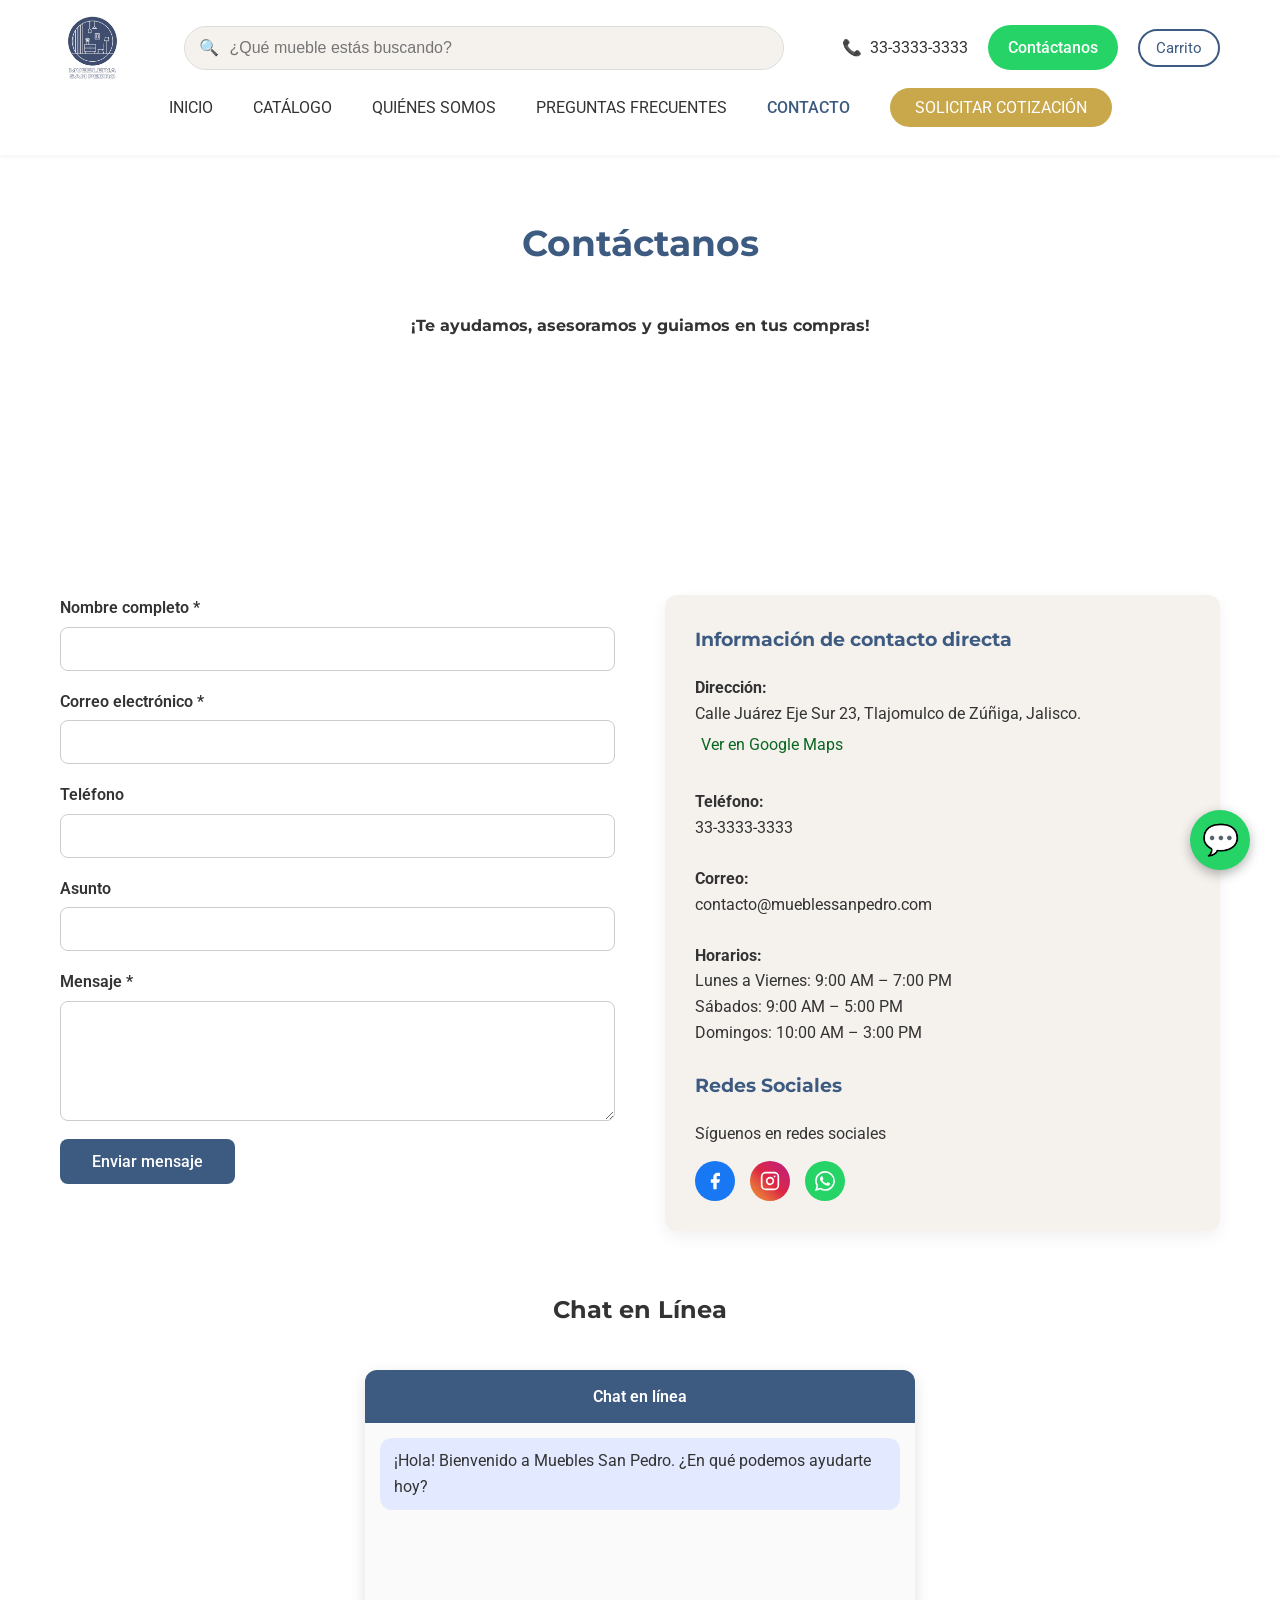
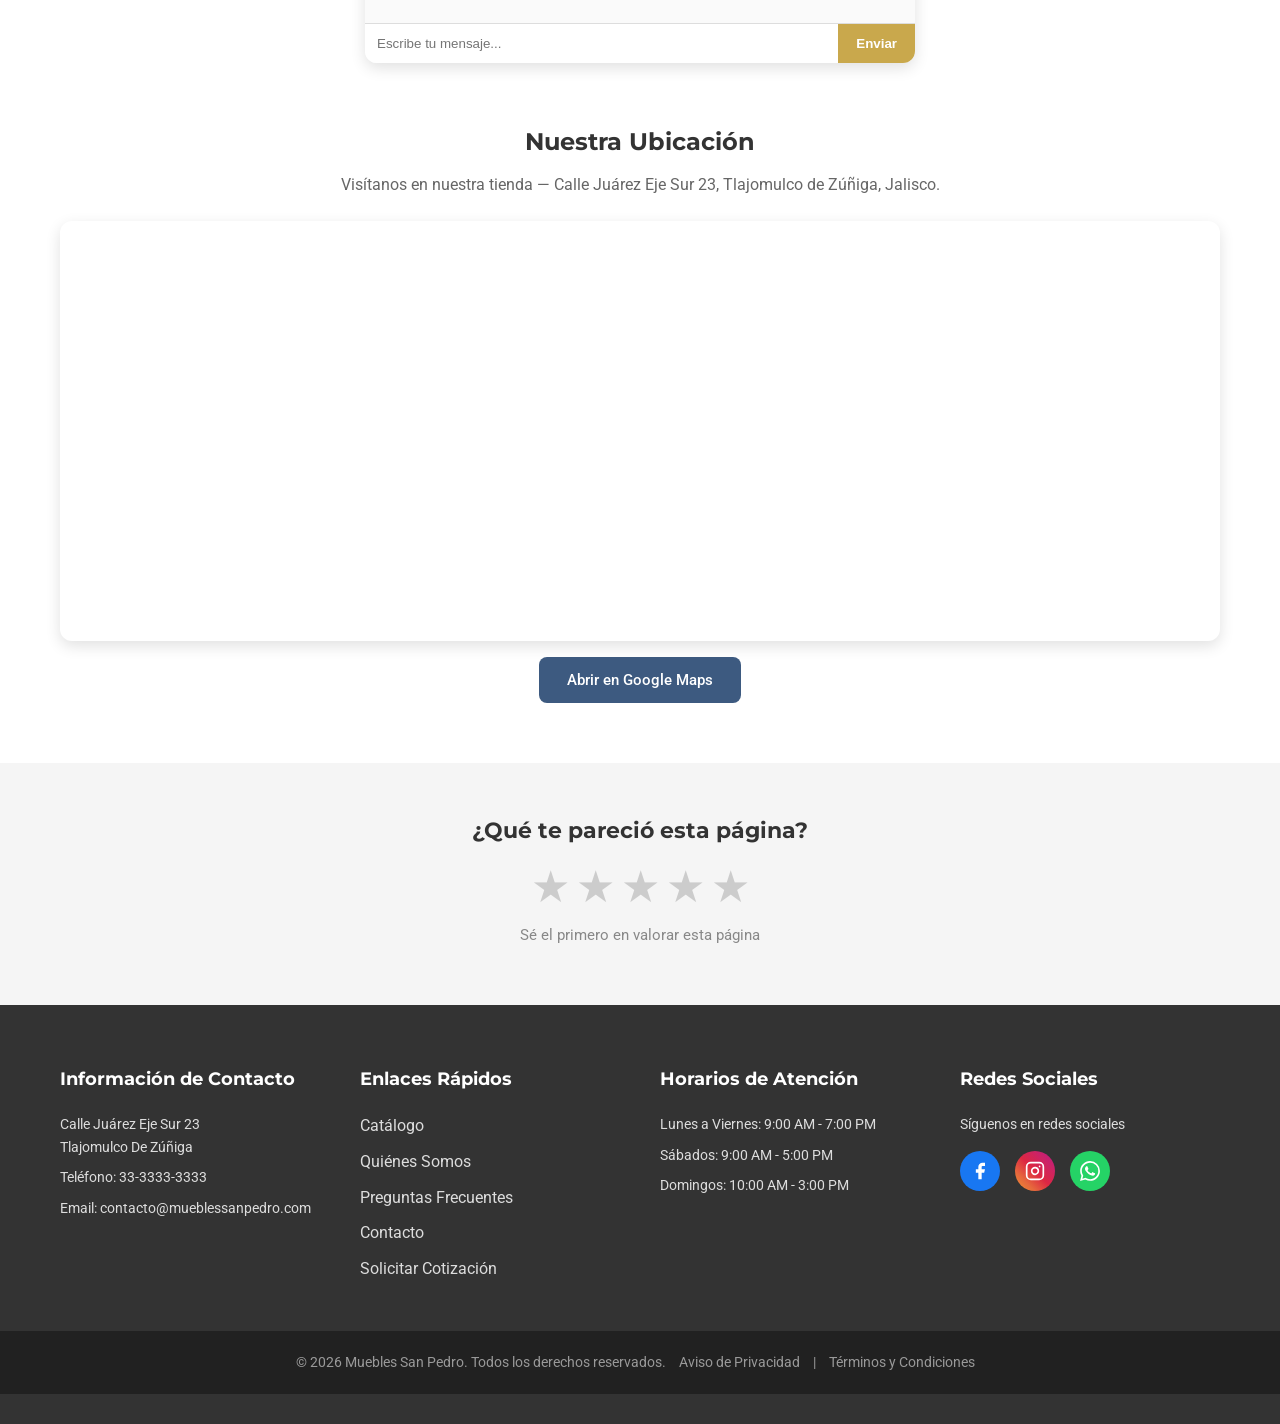
<file: contacto.html>
<!DOCTYPE html>
<html lang="es">
<head>
    <meta charset="UTF-8">
    <meta name="viewport" content="width=device-width, initial-scale=1.0">
    <title>Contacto - Muebles San Pedro</title>
    <link href="https://fonts.googleapis.com/css2?family=Montserrat:wght@700&family=Roboto:wght@400;500&display=swap" rel="stylesheet">
    <link rel="stylesheet" href="css/styles.css">
    <link rel="icon" type="image/jpeg" href="images/logo.jpeg">
    <link rel="shortcut icon" href="images/logo.jpeg">
    <link rel="stylesheet" href="css/carrito.css">
    <link rel="stylesheet" href="css/contacto.css">
</head>

<body>

    <!-- HEADER SUPERIOR -->
    <header class="header-top">
        <div class="container">
            <div class="header-content">
                <a href="index.html" class="logo">
                    <img src="images/logo.jpeg" alt="Muebles San Pedro" style="height:65px; width:auto; display:block;">
                </a>
                
                <div class="search-bar">
                    <input type="text" id="buscador" name="q" placeholder="¿Qué mueble estás buscando?" aria-label="Buscar muebles">
                </div>

                <div class="header-icons">
                    <a href="tel:3333333333" class="phone-btn">
                        <span>📞</span>
                        <span>33-3333-3333</span>
                    </a>
                    <a href="#" class="whatsapp-btn">Contáctanos</a>
                    <button class="cart-icon-btn" id="cartToggle" title="Ver carrito">
                        Carrito <span class="cart-badge" id="cartBadge">0</span>
                    </button>
                </div>
            </div>
        </div>
    </header>

    <!-- NAVEGACIÓN PRINCIPAL -->
    <nav class="main-nav">
        <div class="container">
            <ul class="nav-menu">
                <li><a href="index.html">INICIO</a></li>
                <li><a href="catalogo.html">CATÁLOGO</a></li>
                <li><a href="quienes-somos.html">QUIÉNES SOMOS</a></li>
                <li><a href="preguntas-frecuentes.html">PREGUNTAS FRECUENTES</a></li>
                <li><a href="contacto.html" class="active">CONTACTO</a></li>
                <li><a href="cotizacion.html" class="cta-btn">SOLICITAR COTIZACIÓN</a></li>
            </ul>
        </div>
    </nav>

    <!-- CONTENIDO PRINCIPAL -->
    <main class="main-content">
        <div class="container">
            <h1 class="page-title">Contáctanos</h1>
            
           
            <h4 style="text-align: center; margin-top: 40px;">
                ¡Te ayudamos, asesoramos y guiamos en tus compras!
            </h4>
        </div>
    </main>

 <!-- 
        ===========================================
        COLUMNA IZQUIERDA → FORMULARIO
        COLUMNA DERECHA → INFO DE CONTACTO
        ===========================================
    -->
    <section class="container contact-grid">

        <!-- COLUMNA IZQUIERDA – FORMULARIO -->
        <div class="contact-form">

            <!-- Mensaje de éxito (oculto hasta enviar) -->
            <div id="mspFormSuccess" style="display:none; background:#E8F5E9; border:1px solid #A5D6A7; border-radius:8px; padding:20px 24px; margin-bottom:20px; color:#2E7D32; font-size:15px;">
                <strong>¡Mensaje enviado correctamente!</strong><br>
                Gracias por contactarnos. Nos pondremos en contacto contigo a la brevedad.
            </div>

            <form id="mspContactForm" novalidate>
                <div class="form-group" style="margin-bottom:18px;">
                    <label for="mspNombre" style="display:block; font-weight:600; margin-bottom:6px;">Nombre completo *</label>
                    <input id="mspNombre" name="nombre" type="text" required
                           style="width:100%; padding:12px; border-radius:8px; border:1px solid #ccc; font-size:15px; font-family:inherit; box-sizing:border-box;">
                    <span id="mspNombreErr" style="display:none; color:#D32F2F; font-size:13px; margin-top:4px;">Este campo es obligatorio.</span>
                </div>

                <div class="form-group" style="margin-bottom:18px;">
                    <label for="mspEmail" style="display:block; font-weight:600; margin-bottom:6px;">Correo electrónico *</label>
                    <input id="mspEmail" name="email" type="email" required
                           style="width:100%; padding:12px; border-radius:8px; border:1px solid #ccc; font-size:15px; font-family:inherit; box-sizing:border-box;">
                    <span id="mspEmailErr" style="display:none; color:#D32F2F; font-size:13px; margin-top:4px;">Ingresa un correo válido.</span>
                </div>

                <div class="form-group" style="margin-bottom:18px;">
                    <label for="mspTelefono" style="display:block; font-weight:600; margin-bottom:6px;">Teléfono</label>
                    <input id="mspTelefono" name="telefono" type="tel"
                           style="width:100%; padding:12px; border-radius:8px; border:1px solid #ccc; font-size:15px; font-family:inherit; box-sizing:border-box;">
                </div>

                <div class="form-group" style="margin-bottom:18px;">
                    <label for="mspAsunto" style="display:block; font-weight:600; margin-bottom:6px;">Asunto</label>
                    <input id="mspAsunto" name="asunto" type="text"
                           style="width:100%; padding:12px; border-radius:8px; border:1px solid #ccc; font-size:15px; font-family:inherit; box-sizing:border-box;">
                </div>

                <div class="form-group" style="margin-bottom:18px;">
                    <label for="mspMensaje" style="display:block; font-weight:600; margin-bottom:6px;">Mensaje *</label>
                    <textarea id="mspMensaje" name="mensaje" rows="5" required
                              style="width:100%; padding:12px; border-radius:8px; border:1px solid #ccc; font-size:15px; font-family:inherit; box-sizing:border-box; resize:vertical;"></textarea>
                    <span id="mspMensajeErr" style="display:none; color:#D32F2F; font-size:13px; margin-top:4px;">Este campo es obligatorio.</span>
                </div>

                <button type="submit"
                        style="background-color:#3D5A80; color:white; border:none; padding:13px 32px; border-radius:8px; font-size:16px; font-weight:500; cursor:pointer; font-family:inherit; transition:background-color 0.3s;"
                        onmouseover="this.style.backgroundColor='#2C4466'"
                        onmouseout="this.style.backgroundColor='#3D5A80'">
                    Enviar mensaje
                </button>
            </form>
        </div>

        <!-- COLUMNA DERECHA – INFORMACIÓN DE CONTACTO -->
        <div class="contact-info">
            <h3>Información de contacto directa</h3>

            <p><strong>Dirección:</strong><br>
            Calle Juárez Eje Sur 23, Tlajomulco de Zúñiga, Jalisco.</p>
            <a href="https://www.google.com/maps?q=Calle+Juárez+Eje+Sur+23,+Tlajomulco+de+Zúñiga,+Jalisco" target="_blank" class="btn-primary">Ver en Google Maps</a><br>
            <br>

            <p><strong>Teléfono:</strong><br>
            <a href="tel:3333333333">33-3333-3333</a></p><br>

            <p><strong>Correo:</strong><br>
            contacto@mueblessanpedro.com</p><br>

            <p><strong>Horarios:</strong><br>
            Lunes a Viernes: 9:00 AM – 7:00 PM <br>
            Sábados:  9:00 AM – 5:00 PM <br>
            Domingos:  10:00 AM – 3:00 PM</p><br>

               <h3>Redes Sociales</h3>
                    <p>Síguenos en redes sociales</p>
                    <div class="social-icons">
                        <a href="https://www.facebook.com/mueblessanpedro" target="_blank" rel="noopener" class="social-icon social-facebook" title="Facebook" aria-label="Facebook">
                            <svg viewBox="0 0 24 24" width="20" height="20" fill="white"><path d="M18 2h-3a5 5 0 0 0-5 5v3H7v4h3v8h4v-8h3l1-4h-4V7a1 1 0 0 1 1-1h3z"/></svg>
                        </a>
                        <a href="https://www.instagram.com/mueblessanpedro" target="_blank" rel="noopener" class="social-icon social-instagram" title="Instagram" aria-label="Instagram">
                            <svg viewBox="0 0 24 24" width="20" height="20" fill="none" stroke="white" stroke-width="2" stroke-linecap="round" stroke-linejoin="round"><rect x="2" y="2" width="20" height="20" rx="5" ry="5"/><path d="M16 11.37A4 4 0 1 1 12.63 8 4 4 0 0 1 16 11.37z"/><line x1="17.5" y1="6.5" x2="17.51" y2="6.5"/></svg>
                        </a>
                        <a href="https://wa.me/523333333333" target="_blank" rel="noopener" class="social-icon social-whatsapp" title="WhatsApp" aria-label="WhatsApp">
                            <svg viewBox="0 0 24 24" width="20" height="20" fill="white"><path d="M17.472 14.382c-.297-.149-1.758-.867-2.03-.967-.273-.099-.471-.148-.67.15-.197.297-.767.966-.94 1.164-.173.199-.347.223-.644.075-.297-.15-1.255-.463-2.39-1.475-.883-.788-1.48-1.761-1.653-2.059-.173-.297-.018-.458.13-.606.134-.133.298-.347.446-.52.149-.174.198-.298.298-.497.099-.198.05-.371-.025-.52-.075-.149-.669-1.612-.916-2.207-.242-.579-.487-.5-.669-.51-.173-.008-.371-.01-.57-.01-.198 0-.52.074-.792.372-.272.297-1.04 1.016-1.04 2.479 0 1.462 1.065 2.875 1.213 3.074.149.198 2.096 3.2 5.077 4.487.709.306 1.262.489 1.694.625.712.227 1.36.195 1.871.118.571-.085 1.758-.719 2.006-1.413.248-.694.248-1.289.173-1.413-.074-.124-.272-.198-.57-.347m-5.421 7.403h-.004a9.87 9.87 0 0 1-5.031-1.378l-.361-.214-3.741.982.998-3.648-.235-.374a9.86 9.86 0 0 1-1.51-5.26c.001-5.45 4.436-9.884 9.888-9.884 2.64 0 5.122 1.03 6.988 2.898a9.825 9.825 0 0 1 2.893 6.994c-.003 5.45-4.437 9.884-9.885 9.884m8.413-18.297A11.815 11.815 0 0 0 12.05 0C5.495 0 .16 5.335.157 11.892c0 2.096.547 4.142 1.588 5.945L.057 24l6.305-1.654a11.882 11.882 0 0 0 5.683 1.448h.005c6.554 0 11.89-5.335 11.893-11.893a11.821 11.821 0 0 0-3.48-8.413z"/></svg>
                        </a>
                    </div>
    </section>

    <!-- CHAT WIDGET -->
    <section class="container">
        <h2 style="text-align:center; margin-top: 60px;">Chat en Línea</h2>

        <div class="chat-widget">
            <div class="chat-header">Chat en línea</div>

            <div class="chat-body" id="chatBody">
                <p class="bot-msg">¡Hola! Bienvenido a Muebles San Pedro. ¿En qué podemos ayudarte hoy?</p>
            </div>

            <div class="chat-input">
                <input type="text" id="chatInput" placeholder="Escribe tu mensaje..." autocomplete="off">
                <button id="chatSendBtn">Enviar</button>
            </div>
        </div>
    </section>

    <!-- MAPA DE UBICACIÓN -->
    <section class="container" style="margin-top:60px; margin-bottom:60px;">
        <h2 style="text-align:center; margin-bottom:10px;">Nuestra Ubicación</h2>
        <p style="text-align:center; color:#666; margin-bottom:24px;">Visítanos en nuestra tienda — Calle Juárez Eje Sur 23, Tlajomulco de Zúñiga, Jalisco.</p>
        <div id="mspMapContainer" style="width:100%; border-radius:12px; overflow:hidden; box-shadow:0 5px 15px rgba(0,0,0,0.12); line-height:0;">
            <iframe
                id="mspMapFrame"
                title="Ubicación de Muebles San Pedro"
                width="100%"
                height="420"
                style="border:0; display:block;"
                loading="lazy"
                allowfullscreen
                referrerpolicy="no-referrer-when-downgrade"
                src="https://www.google.com/maps?q=Calle+Ju%C3%A1rez+Eje+Sur+23,+Tlajomulco+de+Z%C3%BA%C3%B1iga,+Jalisco,+Mexico&output=embed">
            </iframe>
        </div>
        <div style="text-align:center; margin-top:16px;">
            <a href="https://www.google.com/maps?q=Calle+Ju%C3%A1rez+Eje+Sur+23,+Tlajomulco+de+Z%C3%BA%C3%B1iga,+Jalisco,+Mexico"
               target="_blank" rel="noopener"
               style="display:inline-block; background-color:#3D5A80; color:#fff; padding:11px 28px; border-radius:8px; text-decoration:none; font-size:15px; font-weight:500;"
               onmouseover="this.style.backgroundColor='#2C4466'"
               onmouseout="this.style.backgroundColor='#3D5A80'">
                Abrir en Google Maps
            </a>
        </div>
    </section>

    <!-- VALORACIÓN DE PÁGINA -->
    <section class="rating-section" style="background-color:#F5F5F5; padding:50px 0;">
        <div class="container">
            <div class="rating-widget" style="text-align:center;">
                <h3 class="rating-title" style="font-family:'Montserrat',Arial,sans-serif; font-size:22px; color:#333; margin-bottom:16px;">¿Qué te pareció esta página?</h3>
                <div class="rating-stars" style="display:flex; justify-content:center; gap:6px; margin-bottom:14px;">
                    <span class="star" data-val="1" style="font-size:44px; cursor:pointer; user-select:none; color:#ccc; line-height:1;">★</span>
                    <span class="star" data-val="2" style="font-size:44px; cursor:pointer; user-select:none; color:#ccc; line-height:1;">★</span>
                    <span class="star" data-val="3" style="font-size:44px; cursor:pointer; user-select:none; color:#ccc; line-height:1;">★</span>
                    <span class="star" data-val="4" style="font-size:44px; cursor:pointer; user-select:none; color:#ccc; line-height:1;">★</span>
                    <span class="star" data-val="5" style="font-size:44px; cursor:pointer; user-select:none; color:#ccc; line-height:1;">★</span>
                </div>
                <p class="rating-info" id="ratingInfo" style="font-size:15px; color:#888; margin-bottom:8px;"></p>
                <p class="rating-thanks" id="ratingThanks" style="display:none; font-size:16px; color:#3D5A80; font-weight:500;">¡Gracias por tu valoración!</p>
            </div>
        </div>
    </section>

    <!-- FOOTER -->
    <footer class="footer">
        <div class="container">
            <div class="footer-content">
                <div class="footer-column">
                    <h3>Información de Contacto</h3>
                    <p>Calle Juárez Eje Sur 23<br>Tlajomulco De Zúñiga</p>
                    <p>Teléfono: 33-3333-3333</p>
                    <p>Email: contacto@mueblessanpedro.com</p>
                </div>
                <div class="footer-column">
                    <h3>Enlaces Rápidos</h3>
                    <ul>
                        <li><a href="catalogo.html">Catálogo</a></li>
                        <li><a href="quienes-somos.html">Quiénes Somos</a></li>
                        <li><a href="preguntas-frecuentes.html">Preguntas Frecuentes</a></li>
                        <li><a href="contacto.html">Contacto</a></li>
                        <li><a href="cotizacion.html">Solicitar Cotización</a></li>
                    </ul>
                </div>
                <div class="footer-column">
                    <h3>Horarios de Atención</h3>
                    <p>Lunes a Viernes: 9:00 AM - 7:00 PM</p>
                    <p>Sábados: 9:00 AM - 5:00 PM</p>
                    <p>Domingos: 10:00 AM - 3:00 PM</p>
                </div>
                <div class="footer-column">
                    <h3>Redes Sociales</h3>
                    <p>Síguenos en redes sociales</p>
                    <div class="social-icons">
                        <a href="https://www.facebook.com/mueblessanpedro" target="_blank" rel="noopener" class="social-icon social-facebook" title="Facebook" aria-label="Facebook">
                            <svg viewBox="0 0 24 24" width="20" height="20" fill="white"><path d="M18 2h-3a5 5 0 0 0-5 5v3H7v4h3v8h4v-8h3l1-4h-4V7a1 1 0 0 1 1-1h3z"/></svg>
                        </a>
                        <a href="https://www.instagram.com/mueblessanpedro" target="_blank" rel="noopener" class="social-icon social-instagram" title="Instagram" aria-label="Instagram">
                            <svg viewBox="0 0 24 24" width="20" height="20" fill="none" stroke="white" stroke-width="2" stroke-linecap="round" stroke-linejoin="round"><rect x="2" y="2" width="20" height="20" rx="5" ry="5"/><path d="M16 11.37A4 4 0 1 1 12.63 8 4 4 0 0 1 16 11.37z"/><line x1="17.5" y1="6.5" x2="17.51" y2="6.5"/></svg>
                        </a>
                        <a href="https://wa.me/523333333333" target="_blank" rel="noopener" class="social-icon social-whatsapp" title="WhatsApp" aria-label="WhatsApp">
                            <svg viewBox="0 0 24 24" width="20" height="20" fill="white"><path d="M17.472 14.382c-.297-.149-1.758-.867-2.03-.967-.273-.099-.471-.148-.67.15-.197.297-.767.966-.94 1.164-.173.199-.347.223-.644.075-.297-.15-1.255-.463-2.39-1.475-.883-.788-1.48-1.761-1.653-2.059-.173-.297-.018-.458.13-.606.134-.133.298-.347.446-.52.149-.174.198-.298.298-.497.099-.198.05-.371-.025-.52-.075-.149-.669-1.612-.916-2.207-.242-.579-.487-.5-.669-.51-.173-.008-.371-.01-.57-.01-.198 0-.52.074-.792.372-.272.297-1.04 1.016-1.04 2.479 0 1.462 1.065 2.875 1.213 3.074.149.198 2.096 3.2 5.077 4.487.709.306 1.262.489 1.694.625.712.227 1.36.195 1.871.118.571-.085 1.758-.719 2.006-1.413.248-.694.248-1.289.173-1.413-.074-.124-.272-.198-.57-.347m-5.421 7.403h-.004a9.87 9.87 0 0 1-5.031-1.378l-.361-.214-3.741.982.998-3.648-.235-.374a9.86 9.86 0 0 1-1.51-5.26c.001-5.45 4.436-9.884 9.888-9.884 2.64 0 5.122 1.03 6.988 2.898a9.825 9.825 0 0 1 2.893 6.994c-.003 5.45-4.437 9.884-9.885 9.884m8.413-18.297A11.815 11.815 0 0 0 12.05 0C5.495 0 .16 5.335.157 11.892c0 2.096.547 4.142 1.588 5.945L.057 24l6.305-1.654a11.882 11.882 0 0 0 5.683 1.448h.005c6.554 0 11.89-5.335 11.893-11.893a11.821 11.821 0 0 0-3.48-8.413z"/></svg>
                        </a>
                    </div>
                </div>
            </div>
        </div>
        <div class="subfooter">
            <div class="container">
                <p>© 2026 Muebles San Pedro. Todos los derechos reservados. 
                    <a href="#">Aviso de Privacidad</a> | 
                    <a href="#">Términos y Condiciones</a>
                </p>
            </div>
        </div>
    </footer>

    <!-- BOTÓN FLOTANTE WHATSAPP -->
    <a href="https://wa.me/523333333333" class="whatsapp-float" title="¡Chatea con nosotros!">💬</a>

    <!-- CARRITO LATERAL -->
    <div class="cart-overlay" id="cartOverlay"></div>
    <aside class="cart-drawer" id="cartDrawer">
        <div class="cart-hdr">
            <h2>Mi Carrito</h2>
            <button class="cart-close-btn" id="cartClose">✕</button>
        </div>
        <div class="cart-items-list" id="cartItemsList"></div>
        <div class="cart-empty-msg" id="cartEmptyMsg">
            <div class="cart-empty-icon">—</div>
            <p>Tu carrito está vacío</p>
            <p style="font-size:13px; margin-top:6px;">Agrega productos del catálogo</p>
        </div>
        <div class="cart-ftr" id="cartFooter" style="display:none;">
            <div class="cart-total-row">
                <span>Total estimado:</span>
                <span id="cartTotalAmt">$0 MXN</span>
            </div>
            <a href="cotizacion.html" class="cart-checkout-btn">Solicitar Cotización →</a>
            <button class="cart-clear-btn" id="cartClearBtn">Vaciar carrito</button>
        </div>
    </aside>

    <script type="module" src="js/carrito.js"></script>
    <script type="module" src="js/busqueda.js"></script>
    <script type="module" src="js/chat.js"></script>
    <script type="module" src="js/formularioContacto.js"></script>
    <script type="module" src="js/valoracion.js"></script>

</body>
</html>
</file>
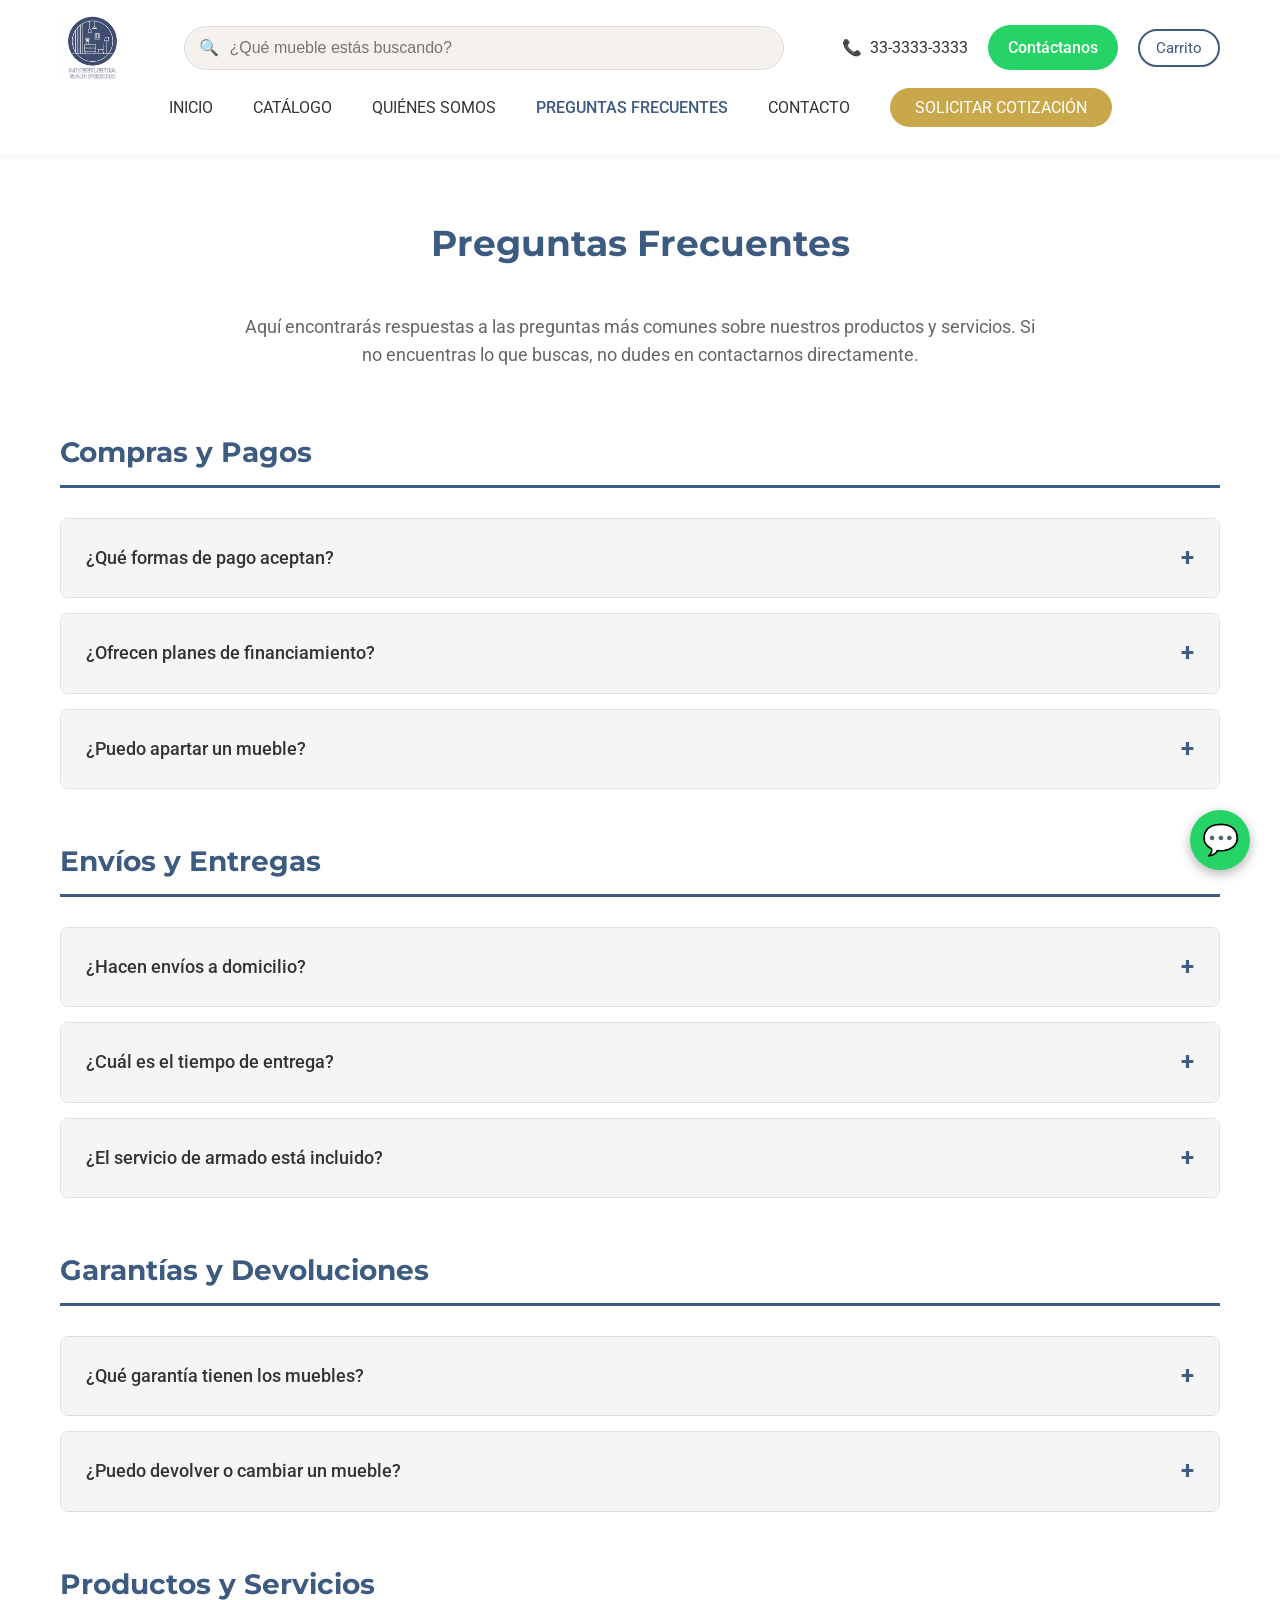
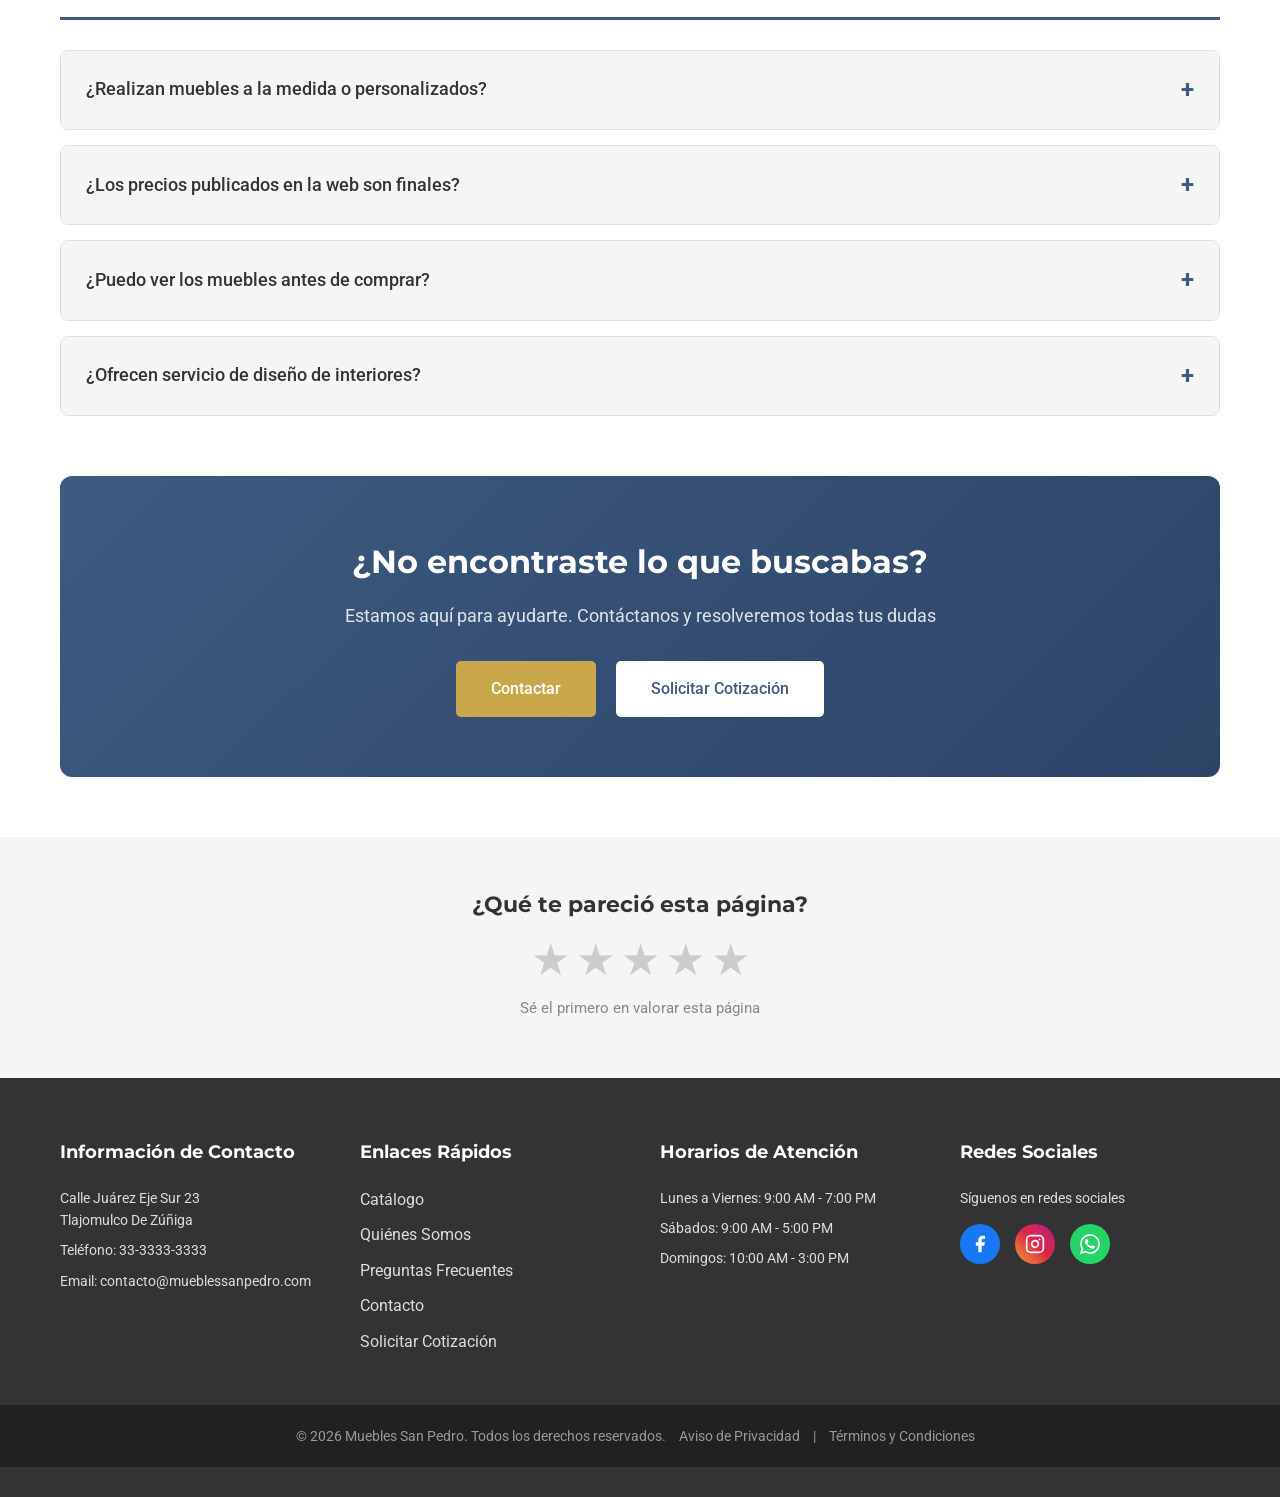
<file: preguntas-frecuentes.html>
<!DOCTYPE html>
<html lang="es">
<head>
    <meta charset="UTF-8">
    <meta name="viewport" content="width=device-width, initial-scale=1.0">
    <title>Preguntas Frecuentes - Muebles San Pedro</title>
    <link href="https://fonts.googleapis.com/css2?family=Montserrat:wght@700&family=Roboto:wght@400;500&display=swap" rel="stylesheet">
    <link rel="stylesheet" href="css/styles.css">
    <link rel="icon" type="image/jpeg" href="images/logo.jpeg">
    <link rel="shortcut icon" href="images/logo.jpeg">
    <link rel="stylesheet" href="css/carrito.css">
    <link rel="stylesheet" href="css/preguntas-frecuentes.css">
</head>
<body>

    <!-- HEADER SUPERIOR -->
    <header class="header-top">
        <div class="container">
            <div class="header-content">
                <a href="index.html" class="logo">
                    <img src="images/logo.jpeg" alt="Muebles San Pedro" style="height:65px; width:auto; display:block;">
                </a>
                
                <div class="search-bar">
                    <input type="text" id="buscador" name="q" placeholder="¿Qué mueble estás buscando?" aria-label="Buscar muebles">
                </div>

                <div class="header-icons">
                    <a href="tel:3333333333" class="phone-btn">
                        <span>📞</span>
                        <span>33-3333-3333</span>
                    </a>
                    <a href="#" class="whatsapp-btn">Contáctanos</a>
                    <button class="cart-icon-btn" id="cartToggle" title="Ver carrito">
                        Carrito <span class="cart-badge" id="cartBadge">0</span>
                    </button>
                </div>
            </div>
        </div>
    </header>

    <!-- NAVEGACIÓN PRINCIPAL -->
    <nav class="main-nav">
        <div class="container">
            <ul class="nav-menu">
                <li><a href="index.html">INICIO</a></li>
                <li><a href="catalogo.html">CATÁLOGO</a></li>
                <li><a href="quienes-somos.html">QUIÉNES SOMOS</a></li>
                <li><a href="preguntas-frecuentes.html" class="active">PREGUNTAS FRECUENTES</a></li>
                <li><a href="contacto.html">CONTACTO</a></li>
                <li><a href="cotizacion.html" class="cta-btn">SOLICITAR COTIZACIÓN</a></li>
            </ul>
        </div>
    </nav>

    <!-- CONTENIDO PRINCIPAL -->
    <main class="main-content">
        <div class="container">
            <h1 class="page-title">Preguntas Frecuentes</h1>
            
            <p class="faq-intro">
                Aquí encontrarás respuestas a las preguntas más comunes sobre nuestros productos y servicios. 
                Si no encuentras lo que buscas, no dudes en contactarnos directamente.
            </p>

            <div class="faq-categories">
                
                <!-- CATEGORÍA: COMPRAS Y PAGOS -->
                <div class="category-section">
                    <h2 class="category-title">Compras y Pagos</h2>

                    <div class="faq-item">
                        <input type="checkbox" id="faq1" class="faq-toggle">
                        <label for="faq1" class="faq-question">
                            ¿Qué formas de pago aceptan?
                            <span class="faq-icon">+</span>
                        </label>
                        <div class="faq-answer">
                            <p>Aceptamos múltiples formas de pago para tu comodidad:</p>
                            <ul>
                                <li>Efectivo en tienda</li>
                                <li>Tarjetas de crédito y débito (Visa, MasterCard, American Express)</li>
                                <li>Transferencias bancarias</li>
                                <li>Depósitos en efectivo</li>
                                <li>Pagos a meses sin intereses con tarjetas participantes</li>
                            </ul>
                            <p>Para compras en línea, aceptamos tarjetas de crédito y débito, así como transferencias bancarias.</p>
                        </div>
                    </div>

                    <div class="faq-item">
                        <input type="checkbox" id="faq2" class="faq-toggle">
                        <label for="faq2" class="faq-question">
                            ¿Ofrecen planes de financiamiento?
                            <span class="faq-icon">+</span>
                        </label>
                        <div class="faq-answer">
                            <p>Sí, ofrecemos planes de financiamiento flexibles. Contamos con opciones de 3, 6, 9 y 12 meses sin intereses con tarjetas de crédito participantes. También manejamos planes especiales para compras mayores. Los requisitos son mínimos y la aprobación es rápida. Pregunta en tienda o en tu cotización por las opciones disponibles para tu compra específica.</p>
                        </div>
                    </div>

                    <div class="faq-item">
                        <input type="checkbox" id="faq3" class="faq-toggle">
                        <label for="faq3" class="faq-question">
                            ¿Puedo apartar un mueble?
                            <span class="faq-icon">+</span>
                        </label>
                        <div class="faq-answer">
                            <p>Sí, puedes apartar cualquier mueble con un anticipo del 30% del valor total. El apartado tiene vigencia de 30 días, tiempo durante el cual garantizamos el precio y la disponibilidad del producto. El saldo restante debe liquidarse antes de la entrega. Si necesitas extender el plazo de apartado, comunícate con nosotros para evaluar tu caso particular.</p>
                        </div>
                    </div>
                </div>

                <!-- CATEGORÍA: ENVÍOS Y ENTREGAS -->
                <div class="category-section">
                    <h2 class="category-title">Envíos y Entregas</h2>

                    <div class="faq-item">
                        <input type="checkbox" id="faq4" class="faq-toggle">
                        <label for="faq4" class="faq-question">
                            ¿Hacen envíos a domicilio?
                            <span class="faq-icon">+</span>
                        </label>
                        <div class="faq-answer">
                            <p>Sí, realizamos envíos a domicilio en toda la zona metropolitana de Guadalajara y municipios cercanos. El costo del envío varía según la distancia y el tamaño de los muebles. Para Tlajomulco y zonas cercanas, el envío tiene un costo reducido. Envíos fuera del área metropolitana se cotizan por separado. También ofrecemos la opción de recoger tu compra en tienda sin costo adicional.</p>
                        </div>
                    </div>

                    <div class="faq-item">
                        <input type="checkbox" id="faq5" class="faq-toggle">
                        <label for="faq5" class="faq-question">
                            ¿Cuál es el tiempo de entrega?
                            <span class="faq-icon">+</span>
                        </label>
                        <div class="faq-answer">
                            <p>El tiempo de entrega depende de la disponibilidad del producto:</p>
                            <ul>
                                <li>Productos en stock: 3 a 5 días hábiles</li>
                                <li>Productos bajo pedido: 15 a 20 días hábiles</li>
                                <li>Muebles personalizados: 3 a 4 semanas</li>
                            </ul>
                            <p>Te informaremos el tiempo exacto al momento de realizar tu compra y te mantendremos actualizado durante todo el proceso.</p>
                        </div>
                    </div>

                    <div class="faq-item">
                        <input type="checkbox" id="faq6" class="faq-toggle">
                        <label for="faq6" class="faq-question">
                            ¿El servicio de armado está incluido?
                            <span class="faq-icon">+</span>
                        </label>
                        <div class="faq-answer">
                            <p>El servicio de armado e instalación tiene un costo adicional que varía según la complejidad del mueble. Sin embargo, para compras superiores a $15,000 MXN, incluimos el armado básico sin costo. Nuestro personal especializado se encargará de ensamblar y colocar tus muebles en el lugar que desees. El tiempo de armado varía según el tipo de mueble, pero generalmente toma entre 1 y 3 horas.</p>
                        </div>
                    </div>
                </div>

                <!-- CATEGORÍA: GARANTÍAS Y DEVOLUCIONES -->
                <div class="category-section">
                    <h2 class="category-title">Garantías y Devoluciones</h2>

                    <div class="faq-item">
                        <input type="checkbox" id="faq7" class="faq-toggle">
                        <label for="faq7" class="faq-question">
                            ¿Qué garantía tienen los muebles?
                            <span class="faq-icon">+</span>
                        </label>
                        <div class="faq-answer">
                            <p>Todos nuestros muebles cuentan con garantía de 1 año contra defectos de fabricación y materiales. La garantía cubre:</p>
                            <ul>
                                <li>Defectos en estructura y ensamble</li>
                                <li>Desprendimiento de forros y acabados</li>
                                <li>Fallas en herrajes y mecanismos</li>
                                <li>Problemas en el tapizado (descoseduras, desprendimientos)</li>
                            </ul>
                            <p>La garantía no cubre daños por uso inadecuado, desgaste natural, accidentes o modificaciones no autorizadas. Conserva tu ticket de compra como comprobante.</p>
                        </div>
                    </div>

                    <div class="faq-item">
                        <input type="checkbox" id="faq8" class="faq-toggle">
                        <label for="faq8" class="faq-question">
                            ¿Puedo devolver o cambiar un mueble?
                            <span class="faq-icon">+</span>
                        </label>
                        <div class="faq-answer">
                            <p>Aceptamos devoluciones y cambios dentro de los primeros 7 días posteriores a la entrega, siempre que el mueble esté en perfectas condiciones, sin uso, con su empaque original y ticket de compra. Los cambios por motivos de gusto o medidas incorrectas no incluyen reembolso del costo de envío. Si el producto presenta defectos de fábrica, nos hacemos cargo de todos los costos. Para iniciar un cambio o devolución, comunícate con nosotros lo antes posible.</p>
                        </div>
                    </div>
                </div>

                <!-- CATEGORÍA: PRODUCTOS Y SERVICIOS -->
                <div class="category-section">
                    <h2 class="category-title">Productos y Servicios</h2>

                    <div class="faq-item">
                        <input type="checkbox" id="faq9" class="faq-toggle">
                        <label for="faq9" class="faq-question">
                            ¿Realizan muebles a la medida o personalizados?
                            <span class="faq-icon">+</span>
                        </label>
                        <div class="faq-answer">
                            <p>Sí, fabricamos muebles personalizados según tus necesidades y especificaciones. Puedes elegir dimensiones, materiales, colores y acabados. El proceso incluye una consulta inicial para entender tus requerimientos, elaboración de diseño y presupuesto, y fabricación en nuestro taller. Los muebles personalizados tienen un tiempo de entrega de 3 a 4 semanas y requieren un anticipo del 50%. Agenda una cita para discutir tu proyecto.</p>
                        </div>
                    </div>

                    <div class="faq-item">
                        <input type="checkbox" id="faq10" class="faq-toggle">
                        <label for="faq10" class="faq-question">
                            ¿Los precios publicados en la web son finales?
                            <span class="faq-icon">+</span>
                        </label>
                        <div class="faq-answer">
                            <p>Los precios mostrados en nuestro sitio web son los precios vigentes al momento de la consulta y no incluyen costo de envío ni servicio de armado (excepto en promociones especiales). Los precios pueden estar sujetos a cambios sin previo aviso, pero una vez que realizas tu compra, el precio queda garantizado. Para conocer el costo total de tu compra incluyendo envío y armado, solicita una cotización personalizada.</p>
                        </div>
                    </div>

                    <div class="faq-item">
                        <input type="checkbox" id="faq11" class="faq-toggle">
                        <label for="faq11" class="faq-question">
                            ¿Puedo ver los muebles antes de comprar?
                            <span class="faq-icon">+</span>
                        </label>
                        <div class="faq-answer">
                            <p>Por supuesto. Te invitamos a visitar nuestro showroom en Calle Juárez Eje Sur 23, Tlajomulco De Zúñiga, donde podrás ver, tocar y probar nuestros muebles en persona. Contamos con una amplia exhibición de productos y nuestro personal estará encantado de mostrarte las diferentes opciones, materiales y acabados. También podemos coordinar una cita personalizada fuera de horario si lo requieres. Nuestros horarios son: Lunes a Viernes 9:00 AM - 7:00 PM, Sábados 9:00 AM - 5:00 PM, Domingos 10:00 AM - 3:00 PM.</p>
                        </div>
                    </div>

                    <div class="faq-item">
                        <input type="checkbox" id="faq12" class="faq-toggle">
                        <label for="faq12" class="faq-question">
                            ¿Ofrecen servicio de diseño de interiores?
                            <span class="faq-icon">+</span>
                        </label>
                        <div class="faq-answer">
                            <p>Ofrecemos asesoría básica sin costo para ayudarte a elegir los muebles más adecuados para tu espacio. Nuestro equipo puede orientarte sobre combinaciones de colores, distribución y aprovechamiento de espacios. Para proyectos más complejos que requieran diseño integral de interiores, podemos referirte con profesionales de confianza con quienes colaboramos regularmente.</p>
                        </div>
                    </div>
                </div>

            </div>

            <!-- CTA FINAL -->
            <div class="faq-cta">
                <h2>¿No encontraste lo que buscabas?</h2>
                <p>Estamos aquí para ayudarte. Contáctanos y resolveremos todas tus dudas</p>
                <div class="faq-cta-buttons">
                    <a href="contacto.html" class="faq-cta-button primary">Contactar</a>
                    <a href="cotizacion.html" class="faq-cta-button secondary">Solicitar Cotización</a>
                </div>
            </div>

        </div>
    </main>

    <!-- VALORACIÓN DE PÁGINA -->
    <section class="rating-section" style="background-color:#F5F5F5; padding:50px 0;">
        <div class="container">
            <div class="rating-widget" style="text-align:center;">
                <h3 class="rating-title" style="font-family:'Montserrat',Arial,sans-serif; font-size:22px; color:#333; margin-bottom:16px;">¿Qué te pareció esta página?</h3>
                <div class="rating-stars" style="display:flex; justify-content:center; gap:6px; margin-bottom:14px;">
                    <span class="star" data-val="1" style="font-size:44px; cursor:pointer; user-select:none; color:#ccc; line-height:1;">★</span>
                    <span class="star" data-val="2" style="font-size:44px; cursor:pointer; user-select:none; color:#ccc; line-height:1;">★</span>
                    <span class="star" data-val="3" style="font-size:44px; cursor:pointer; user-select:none; color:#ccc; line-height:1;">★</span>
                    <span class="star" data-val="4" style="font-size:44px; cursor:pointer; user-select:none; color:#ccc; line-height:1;">★</span>
                    <span class="star" data-val="5" style="font-size:44px; cursor:pointer; user-select:none; color:#ccc; line-height:1;">★</span>
                </div>
                <p class="rating-info" id="ratingInfo" style="font-size:15px; color:#888; margin-bottom:8px;"></p>
                <p class="rating-thanks" id="ratingThanks" style="display:none; font-size:16px; color:#3D5A80; font-weight:500;">¡Gracias por tu valoración!</p>
            </div>
        </div>
    </section>

    <!-- FOOTER -->
    <footer class="footer">
        <div class="container">
            <div class="footer-content">
                <div class="footer-column">
                    <h3>Información de Contacto</h3>
                    <p>Calle Juárez Eje Sur 23<br>Tlajomulco De Zúñiga</p>
                    <p>Teléfono: 33-3333-3333</p>
                    <p>Email: contacto@mueblessanpedro.com</p>
                </div>
                <div class="footer-column">
                    <h3>Enlaces Rápidos</h3>
                    <ul>
                        <li><a href="catalogo.html">Catálogo</a></li>
                        <li><a href="quienes-somos.html">Quiénes Somos</a></li>
                        <li><a href="preguntas-frecuentes.html">Preguntas Frecuentes</a></li>
                        <li><a href="contacto.html">Contacto</a></li>
                        <li><a href="cotizacion.html">Solicitar Cotización</a></li>
                    </ul>
                </div>
                <div class="footer-column">
                    <h3>Horarios de Atención</h3>
                    <p>Lunes a Viernes: 9:00 AM - 7:00 PM</p>
                    <p>Sábados: 9:00 AM - 5:00 PM</p>
                    <p>Domingos: 10:00 AM - 3:00 PM</p>
                </div>
                <div class="footer-column">
                    <h3>Redes Sociales</h3>
                    <p>Síguenos en redes sociales</p>
                    <div class="social-icons">
                        <a href="https://www.facebook.com/mueblessanpedro" target="_blank" rel="noopener" class="social-icon social-facebook" title="Facebook" aria-label="Facebook">
                            <svg viewBox="0 0 24 24" width="20" height="20" fill="white"><path d="M18 2h-3a5 5 0 0 0-5 5v3H7v4h3v8h4v-8h3l1-4h-4V7a1 1 0 0 1 1-1h3z"/></svg>
                        </a>
                        <a href="https://www.instagram.com/mueblessanpedro" target="_blank" rel="noopener" class="social-icon social-instagram" title="Instagram" aria-label="Instagram">
                            <svg viewBox="0 0 24 24" width="20" height="20" fill="none" stroke="white" stroke-width="2" stroke-linecap="round" stroke-linejoin="round"><rect x="2" y="2" width="20" height="20" rx="5" ry="5"/><path d="M16 11.37A4 4 0 1 1 12.63 8 4 4 0 0 1 16 11.37z"/><line x1="17.5" y1="6.5" x2="17.51" y2="6.5"/></svg>
                        </a>
                        <a href="https://wa.me/523333333333" target="_blank" rel="noopener" class="social-icon social-whatsapp" title="WhatsApp" aria-label="WhatsApp">
                            <svg viewBox="0 0 24 24" width="20" height="20" fill="white"><path d="M17.472 14.382c-.297-.149-1.758-.867-2.03-.967-.273-.099-.471-.148-.67.15-.197.297-.767.966-.94 1.164-.173.199-.347.223-.644.075-.297-.15-1.255-.463-2.39-1.475-.883-.788-1.48-1.761-1.653-2.059-.173-.297-.018-.458.13-.606.134-.133.298-.347.446-.52.149-.174.198-.298.298-.497.099-.198.05-.371-.025-.52-.075-.149-.669-1.612-.916-2.207-.242-.579-.487-.5-.669-.51-.173-.008-.371-.01-.57-.01-.198 0-.52.074-.792.372-.272.297-1.04 1.016-1.04 2.479 0 1.462 1.065 2.875 1.213 3.074.149.198 2.096 3.2 5.077 4.487.709.306 1.262.489 1.694.625.712.227 1.36.195 1.871.118.571-.085 1.758-.719 2.006-1.413.248-.694.248-1.289.173-1.413-.074-.124-.272-.198-.57-.347m-5.421 7.403h-.004a9.87 9.87 0 0 1-5.031-1.378l-.361-.214-3.741.982.998-3.648-.235-.374a9.86 9.86 0 0 1-1.51-5.26c.001-5.45 4.436-9.884 9.888-9.884 2.64 0 5.122 1.03 6.988 2.898a9.825 9.825 0 0 1 2.893 6.994c-.003 5.45-4.437 9.884-9.885 9.884m8.413-18.297A11.815 11.815 0 0 0 12.05 0C5.495 0 .16 5.335.157 11.892c0 2.096.547 4.142 1.588 5.945L.057 24l6.305-1.654a11.882 11.882 0 0 0 5.683 1.448h.005c6.554 0 11.89-5.335 11.893-11.893a11.821 11.821 0 0 0-3.48-8.413z"/></svg>
                        </a>
                    </div>
                </div>
            </div>
        </div>
        <div class="subfooter">
            <div class="container">
                <p>© 2026 Muebles San Pedro. Todos los derechos reservados. 
                    <a href="#">Aviso de Privacidad</a> | 
                    <a href="#">Términos y Condiciones</a>
                </p>
            </div>
        </div>
    </footer>

    <!-- BOTÓN FLOTANTE WHATSAPP -->
    <a href="https://wa.me/523333333333" class="whatsapp-float" title="¡Chatea con nosotros!">💬</a>

    <!-- CARRITO LATERAL -->
    <div class="cart-overlay" id="cartOverlay"></div>
    <aside class="cart-drawer" id="cartDrawer">
        <div class="cart-hdr">
            <h2>Mi Carrito</h2>
            <button class="cart-close-btn" id="cartClose">✕</button>
        </div>
        <div class="cart-items-list" id="cartItemsList"></div>
        <div class="cart-empty-msg" id="cartEmptyMsg">
            <div class="cart-empty-icon">—</div>
            <p>Tu carrito está vacío</p>
            <p style="font-size:13px; margin-top:6px;">Agrega productos del catálogo</p>
        </div>
        <div class="cart-ftr" id="cartFooter" style="display:none;">
            <div class="cart-total-row">
                <span>Total estimado:</span>
                <span id="cartTotalAmt">$0 MXN</span>
            </div>
            <a href="cotizacion.html" class="cart-checkout-btn">Solicitar Cotización →</a>
            <button class="cart-clear-btn" id="cartClearBtn">Vaciar carrito</button>
        </div>
    </aside>

    <script type="module" src="js/carrito.js"></script>
    <script type="module" src="js/busqueda.js"></script>
    <script type="module" src="js/valoracion.js"></script>

</body>
</html>
</file>
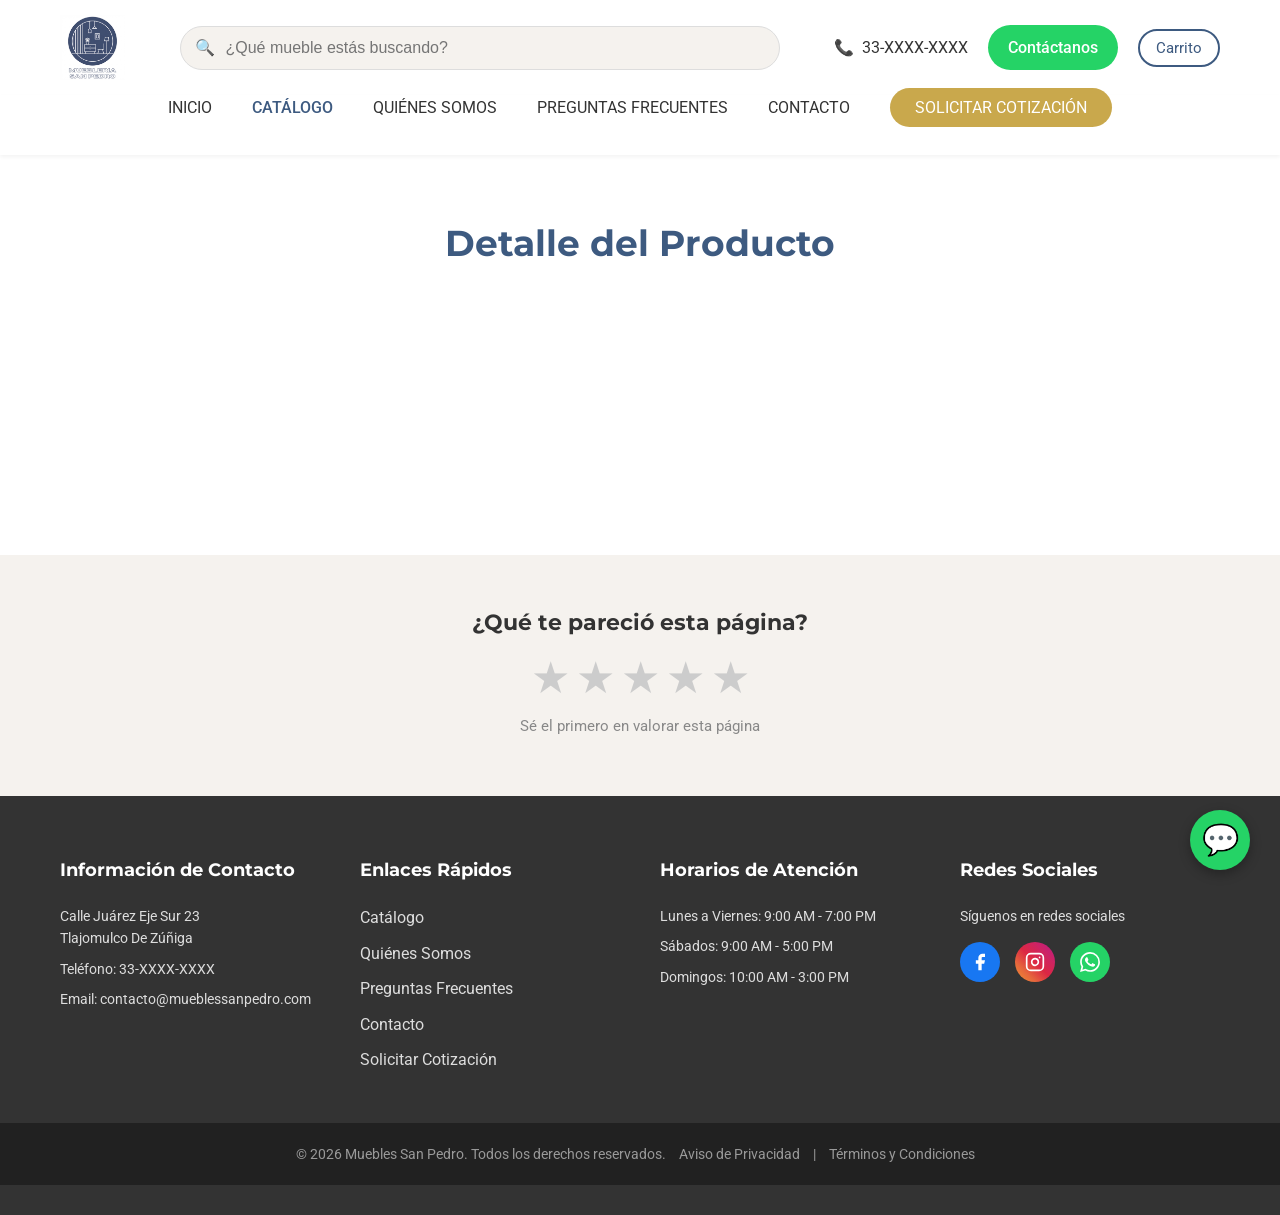
<file: producto-detalle.html>
<!DOCTYPE html>
<html lang="es">
<head>
    <meta charset="UTF-8">
    <meta name="viewport" content="width=device-width, initial-scale=1.0">
    <title>Detalle del Producto - Muebles San Pedro</title>
    <link href="https://fonts.googleapis.com/css2?family=Montserrat:wght@700&family=Roboto:wght@400;500&display=swap" rel="stylesheet">
    <link rel="stylesheet" href="css/styles.css">
    <link rel="icon" type="image/jpeg" href="images/logo.jpeg">
    <link rel="shortcut icon" href="images/logo.jpeg">
    <link rel="stylesheet" href="css/carrito.css">
</head>
<body>

    <!-- HEADER SUPERIOR -->
    <header class="header-top">
        <div class="container">
            <div class="header-content">
                <a href="index.html" class="logo">
                    <img src="images/logo.jpeg" alt="Muebles San Pedro" style="height:65px; width:auto; display:block;">
                </a>
                
                <div class="search-bar">
                    <input type="text" id="buscador" name="q" placeholder="¿Qué mueble estás buscando?" aria-label="Buscar muebles">
                </div>

                <div class="header-icons">
                    <a href="tel:33XXXXXXXX" class="phone-btn">
                        <span>📞</span>
                        <span>33-XXXX-XXXX</span>
                    </a>
                    <a href="#" class="whatsapp-btn">Contáctanos</a>
                    <button class="cart-icon-btn" id="cartToggle" title="Ver carrito">
                        Carrito <span class="cart-badge" id="cartBadge">0</span>
                    </button>
                </div>
            </div>
        </div>
    </header>

    <!-- NAVEGACIÓN PRINCIPAL -->
    <nav class="main-nav">
        <div class="container">
            <ul class="nav-menu">
                <li><a href="index.html">INICIO</a></li>
                <li><a href="catalogo.html" class="active">CATÁLOGO</a></li>
                <li><a href="quienes-somos.html">QUIÉNES SOMOS</a></li>
                <li><a href="preguntas-frecuentes.html">PREGUNTAS FRECUENTES</a></li>
                <li><a href="contacto.html">CONTACTO</a></li>
                <li><a href="cotizacion.html" class="cta-btn">SOLICITAR COTIZACIÓN</a></li>
            </ul>
        </div>
    </nav>

    <!-- CONTENIDO PRINCIPAL -->
    <main class="main-content">
        <div class="container">
            <h1 class="page-title">Detalle del Producto</h1>
        </div>
    </main>

    <!-- VALORACIÓN DE PÁGINA -->
    <section class="rating-section" style="background-color:#F5F2EE; padding:50px 0;">
        <div class="container">
            <div class="rating-widget" style="text-align:center;">
                <h3 class="rating-title" style="font-family:'Montserrat',Arial,sans-serif; font-size:22px; color:#333; margin-bottom:16px;">¿Qué te pareció esta página?</h3>
                <div class="rating-stars" style="display:flex; justify-content:center; gap:6px; margin-bottom:14px;">
                    <span class="star" data-val="1" style="font-size:44px; cursor:pointer; user-select:none; color:#ccc; line-height:1;">★</span>
                    <span class="star" data-val="2" style="font-size:44px; cursor:pointer; user-select:none; color:#ccc; line-height:1;">★</span>
                    <span class="star" data-val="3" style="font-size:44px; cursor:pointer; user-select:none; color:#ccc; line-height:1;">★</span>
                    <span class="star" data-val="4" style="font-size:44px; cursor:pointer; user-select:none; color:#ccc; line-height:1;">★</span>
                    <span class="star" data-val="5" style="font-size:44px; cursor:pointer; user-select:none; color:#ccc; line-height:1;">★</span>
                </div>
                <p class="rating-info" id="ratingInfo" style="font-size:15px; color:#888; margin-bottom:8px;"></p>
                <p class="rating-thanks" id="ratingThanks" style="display:none; font-size:16px; color:#3D5A80; font-weight:500;">¡Gracias por tu valoración!</p>
            </div>
        </div>
    </section>

    <!-- FOOTER -->
    <footer class="footer">
        <div class="container">
            <div class="footer-content">
                <div class="footer-column">
                    <h3>Información de Contacto</h3>
                    <p>Calle Juárez Eje Sur 23<br>Tlajomulco De Zúñiga</p>
                    <p>Teléfono: 33-XXXX-XXXX</p>
                    <p>Email: contacto@mueblessanpedro.com</p>
                </div>
                <div class="footer-column">
                    <h3>Enlaces Rápidos</h3>
                    <ul>
                        <li><a href="catalogo.html">Catálogo</a></li>
                        <li><a href="quienes-somos.html">Quiénes Somos</a></li>
                        <li><a href="preguntas-frecuentes.html">Preguntas Frecuentes</a></li>
                        <li><a href="contacto.html">Contacto</a></li>
                        <li><a href="cotizacion.html">Solicitar Cotización</a></li>
                    </ul>
                </div>
                <div class="footer-column">
                    <h3>Horarios de Atención</h3>
                    <p>Lunes a Viernes: 9:00 AM - 7:00 PM</p>
                    <p>Sábados: 9:00 AM - 5:00 PM</p>
                    <p>Domingos: 10:00 AM - 3:00 PM</p>
                </div>
                <div class="footer-column">
                    <h3>Redes Sociales</h3>
                    <p>Síguenos en redes sociales</p>
                    <div class="social-icons">
                        <a href="https://www.facebook.com/mueblessanpedro" target="_blank" rel="noopener" class="social-icon social-facebook" title="Facebook" aria-label="Facebook">
                            <svg viewBox="0 0 24 24" width="20" height="20" fill="white"><path d="M18 2h-3a5 5 0 0 0-5 5v3H7v4h3v8h4v-8h3l1-4h-4V7a1 1 0 0 1 1-1h3z"/></svg>
                        </a>
                        <a href="https://www.instagram.com/mueblessanpedro" target="_blank" rel="noopener" class="social-icon social-instagram" title="Instagram" aria-label="Instagram">
                            <svg viewBox="0 0 24 24" width="20" height="20" fill="none" stroke="white" stroke-width="2" stroke-linecap="round" stroke-linejoin="round"><rect x="2" y="2" width="20" height="20" rx="5" ry="5"/><path d="M16 11.37A4 4 0 1 1 12.63 8 4 4 0 0 1 16 11.37z"/><line x1="17.5" y1="6.5" x2="17.51" y2="6.5"/></svg>
                        </a>
                        <a href="https://wa.me/523333333333" target="_blank" rel="noopener" class="social-icon social-whatsapp" title="WhatsApp" aria-label="WhatsApp">
                            <svg viewBox="0 0 24 24" width="20" height="20" fill="white"><path d="M17.472 14.382c-.297-.149-1.758-.867-2.03-.967-.273-.099-.471-.148-.67.15-.197.297-.767.966-.94 1.164-.173.199-.347.223-.644.075-.297-.15-1.255-.463-2.39-1.475-.883-.788-1.48-1.761-1.653-2.059-.173-.297-.018-.458.13-.606.134-.133.298-.347.446-.52.149-.174.198-.298.298-.497.099-.198.05-.371-.025-.52-.075-.149-.669-1.612-.916-2.207-.242-.579-.487-.5-.669-.51-.173-.008-.371-.01-.57-.01-.198 0-.52.074-.792.372-.272.297-1.04 1.016-1.04 2.479 0 1.462 1.065 2.875 1.213 3.074.149.198 2.096 3.2 5.077 4.487.709.306 1.262.489 1.694.625.712.227 1.36.195 1.871.118.571-.085 1.758-.719 2.006-1.413.248-.694.248-1.289.173-1.413-.074-.124-.272-.198-.57-.347m-5.421 7.403h-.004a9.87 9.87 0 0 1-5.031-1.378l-.361-.214-3.741.982.998-3.648-.235-.374a9.86 9.86 0 0 1-1.51-5.26c.001-5.45 4.436-9.884 9.888-9.884 2.64 0 5.122 1.03 6.988 2.898a9.825 9.825 0 0 1 2.893 6.994c-.003 5.45-4.437 9.884-9.885 9.884m8.413-18.297A11.815 11.815 0 0 0 12.05 0C5.495 0 .16 5.335.157 11.892c0 2.096.547 4.142 1.588 5.945L.057 24l6.305-1.654a11.882 11.882 0 0 0 5.683 1.448h.005c6.554 0 11.89-5.335 11.893-11.893a11.821 11.821 0 0 0-3.48-8.413z"/></svg>
                        </a>
                    </div>
                </div>
            </div>
        </div>
        <div class="subfooter">
            <div class="container">
                <p>© 2026 Muebles San Pedro. Todos los derechos reservados. 
                    <a href="#">Aviso de Privacidad</a> | 
                    <a href="#">Términos y Condiciones</a>
                </p>
            </div>
        </div>
    </footer>

    <!-- BOTÓN FLOTANTE WHATSAPP -->
    <a href="https://wa.me/523333333333" class="whatsapp-float" title="¡Chatea con nosotros!">💬</a>

    <!-- CARRITO LATERAL -->
    <div class="cart-overlay" id="cartOverlay"></div>
    <aside class="cart-drawer" id="cartDrawer">
        <div class="cart-hdr">
            <h2>Mi Carrito</h2>
            <button class="cart-close-btn" id="cartClose">✕</button>
        </div>
        <div class="cart-items-list" id="cartItemsList"></div>
        <div class="cart-empty-msg" id="cartEmptyMsg">
            <div class="cart-empty-icon">—</div>
            <p>Tu carrito está vacío</p>
            <p style="font-size:13px; margin-top:6px;">Agrega productos del catálogo</p>
        </div>
        <div class="cart-ftr" id="cartFooter" style="display:none;">
            <div class="cart-total-row">
                <span>Total estimado:</span>
                <span id="cartTotalAmt">$0 MXN</span>
            </div>
            <a href="cotizacion.html" class="cart-checkout-btn">Solicitar Cotización →</a>
            <button class="cart-clear-btn" id="cartClearBtn">Vaciar carrito</button>
        </div>
    </aside>

    <script type="module" src="js/carrito.js"></script>
    <script type="module" src="js/busqueda.js"></script>
    <script type="module" src="js/valoracion.js"></script>

</body>
</html>
</file>
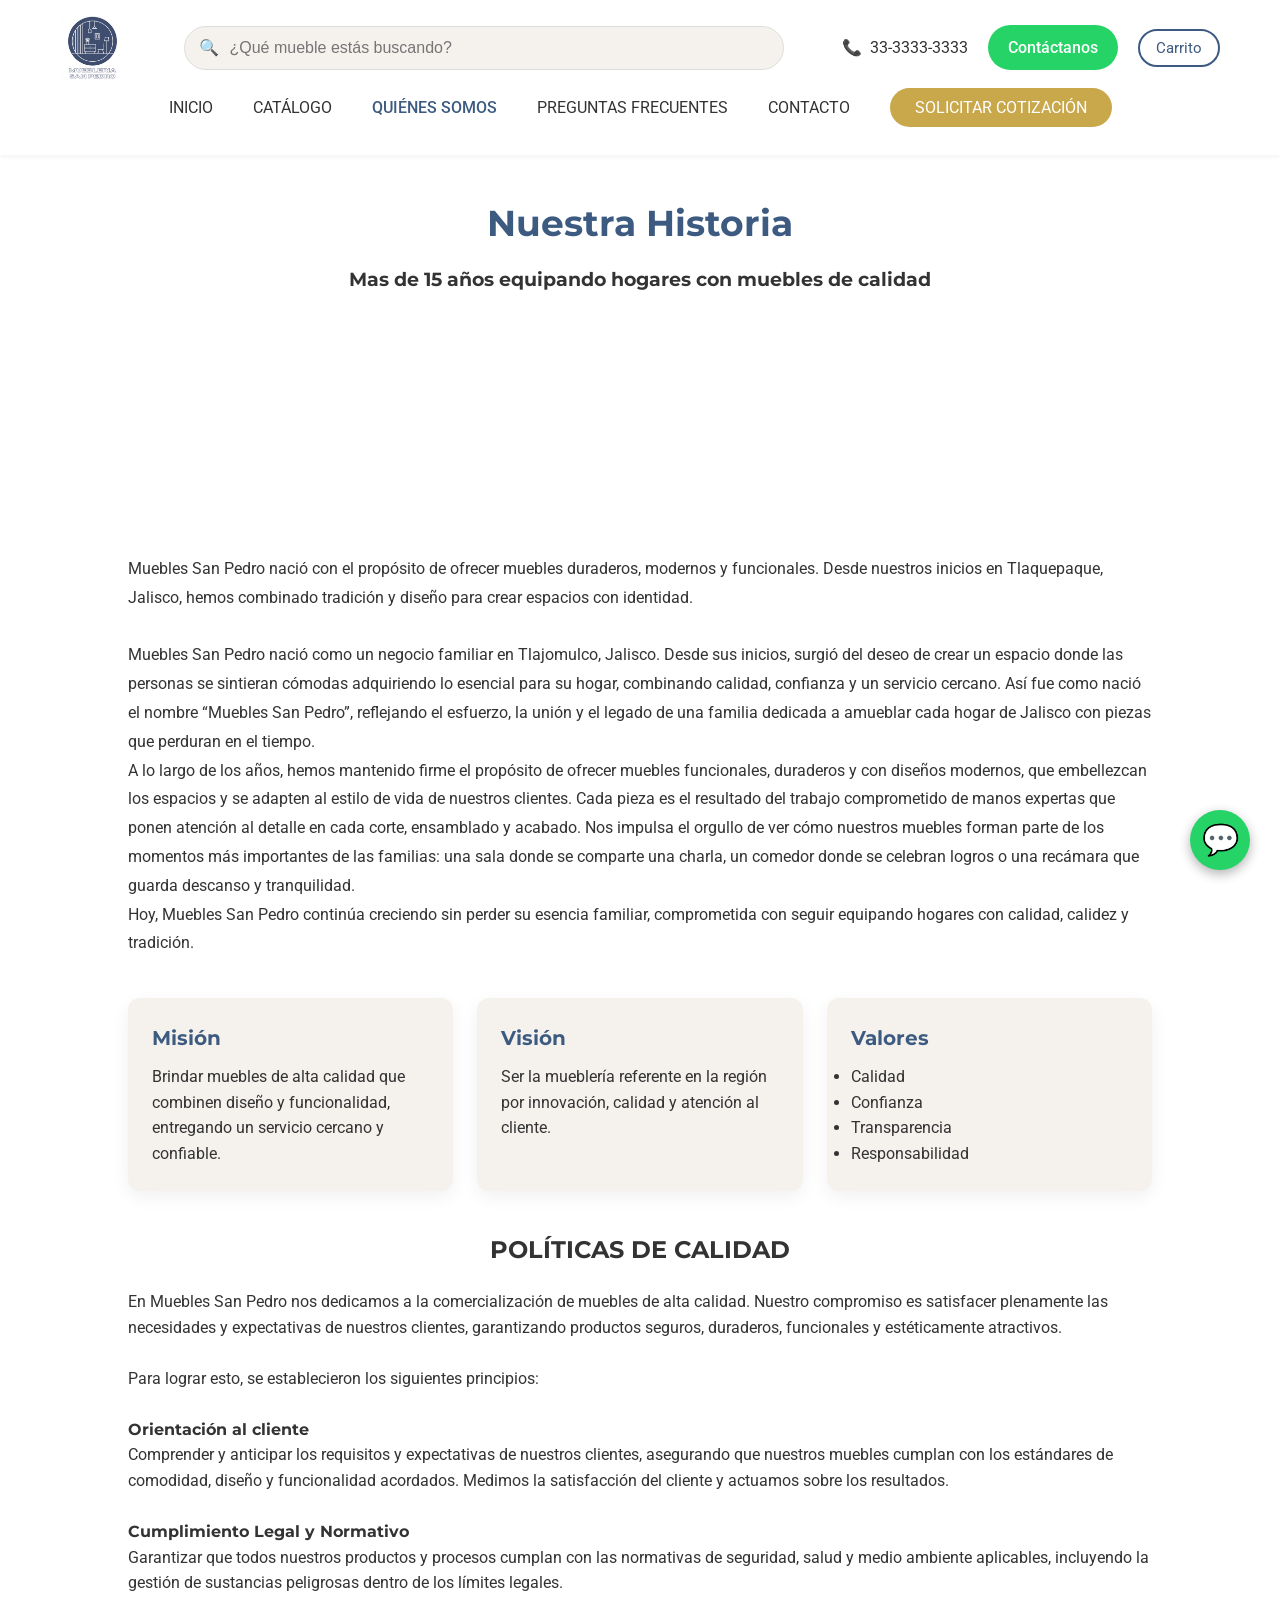
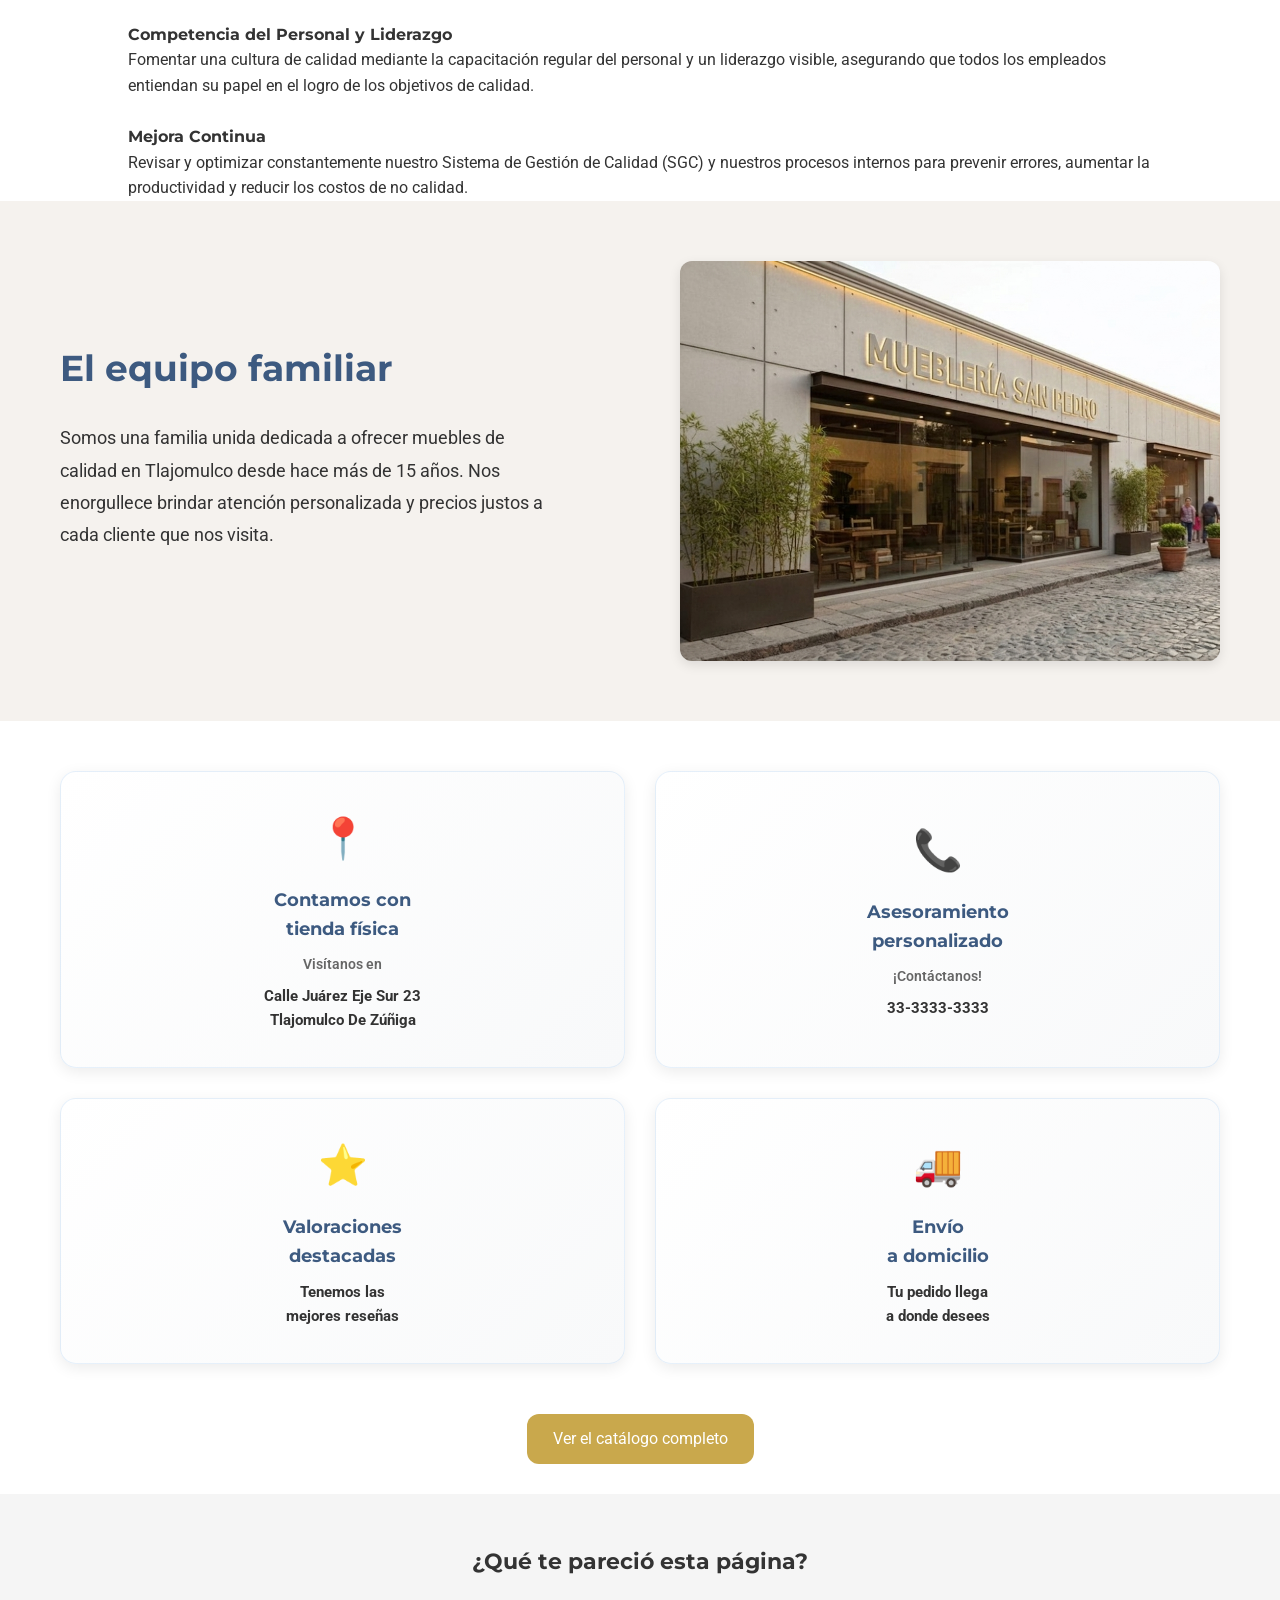
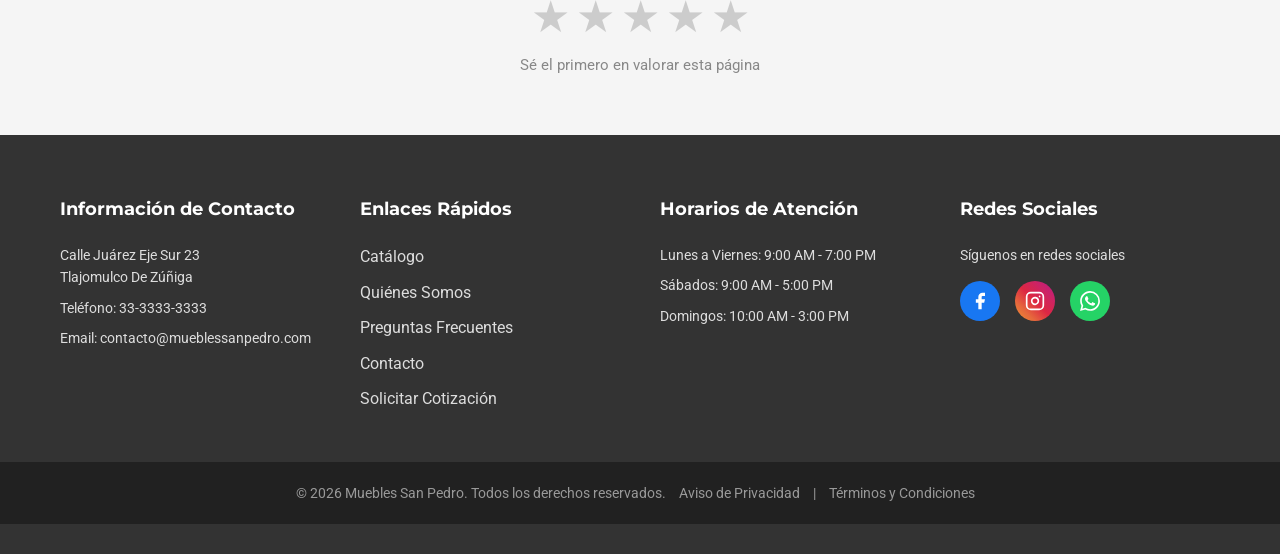
<file: quienes-somos.html>
<!DOCTYPE html>
<html lang="es">
<head>
    <meta charset="UTF-8">
    <meta name="viewport" content="width=device-width, initial-scale=1.0">
    <title>Quiénes Somos - Muebles San Pedro</title>
    <link href="https://fonts.googleapis.com/css2?family=Montserrat:wght@700&family=Roboto:wght@400;500&display=swap" rel="stylesheet">
    <link rel="stylesheet" href="css/styles.css">
    <link rel="icon" type="image/jpeg" href="images/logo.jpeg">
    <link rel="shortcut icon" href="images/logo.jpeg">
    <link rel="stylesheet" href="css/carrito.css">
    <link rel="stylesheet" href="css/quienes-somos.css">
</head>

<body>

    <!-- HEADER SUPERIOR -->
    <header class="header-top">
        <div class="container">
            <div class="header-content">
                <a href="index.html" class="logo">
                    <img src="images/logo.jpeg" alt="Muebles San Pedro" style="height:65px; width:auto; display:block;">
                </a>
                
                <div class="search-bar">
                    <input type="text" id="buscador" name="q" placeholder="¿Qué mueble estás buscando?" aria-label="Buscar muebles">
                </div>

                <div class="header-icons">
                    <a href="tel:3333333333" class="phone-btn">
                        <span>📞</span>
                        <span>33-3333-3333</span>
                    </a>
                    <a href="#" class="whatsapp-btn">Contáctanos</a>
                    <button class="cart-icon-btn" id="cartToggle" title="Ver carrito">
                        Carrito <span class="cart-badge" id="cartBadge">0</span>
                    </button>
                </div>
            </div>
        </div>
    </header>

    <!-- NAVEGACIÓN PRINCIPAL -->
    <nav class="main-nav">
        <div class="container">
            <ul class="nav-menu">
                <li><a href="index.html">INICIO</a></li>
                <li><a href="catalogo.html">CATÁLOGO</a></li>
                <li><a href="quienes-somos.html" class="active">QUIÉNES SOMOS</a></li>
                <li><a href="preguntas-frecuentes.html">PREGUNTAS FRECUENTES</a></li>
                <li><a href="contacto.html">CONTACTO</a></li>
                <li><a href="cotizacion.html" class="cta-btn">SOLICITAR COTIZACIÓN</a></li>
            </ul>
        </div>
    </nav>

    <!-- CONTENIDO PRINCIPAL -->
    <section class="qs-hero" style="display: none;">
        <div class="qs-hero-inner container">
        </div>
    </section>

          <main class="main-content" style="padding-top: 40px; padding-bottom: 15px;">

            <h1 class="page-title" style="margin-bottom: 12px;">Nuestra Historia</h1>

            <h3 style="text-align: center; margin-top: 5px; margin-bottom: 25px;">
                Mas de 15 años equipando hogares con muebles de calidad
            </h3>
          </main>
        
          
               
            <p style="margin: 0 10% 25px 10%; line-height: 1.8;">
                Muebles San Pedro nació con el propósito de ofrecer muebles duraderos, modernos y funcionales.
                Desde nuestros inicios en Tlaquepaque, Jalisco, hemos combinado tradición y diseño para crear
                espacios con identidad.
                <br><br>
                Muebles San Pedro nació como un negocio familiar en Tlajomulco, Jalisco.
                Desde sus inicios, surgió del deseo de crear un espacio donde las personas se sintieran cómodas adquiriendo lo esencial para su hogar, combinando calidad, confianza y un servicio cercano. Así fue como nació el nombre “Muebles San Pedro”, reflejando el esfuerzo, la unión y el legado de una familia dedicada a amueblar cada hogar de Jalisco con piezas que perduran en el tiempo.
                <br>
                A lo largo de los años, hemos mantenido firme el propósito de ofrecer muebles funcionales, duraderos y con diseños modernos, que embellezcan los espacios y se adapten al estilo de vida de nuestros clientes. Cada pieza es el resultado del trabajo comprometido de manos expertas que ponen atención al detalle en cada corte, ensamblado y acabado.
                Nos impulsa el orgullo de ver cómo nuestros muebles forman parte de los momentos más importantes de las familias: una sala donde se comparte una charla, un comedor donde se celebran logros o una recámara que guarda descanso y tranquilidad.
                <br>
                Hoy, Muebles San Pedro continúa creciendo sin perder su esencia familiar, comprometida con seguir equipando hogares con calidad, calidez y tradición.
                <br>
            </p>
             <section class="qs-grid" style="margin-top: 40px; margin-bottom: 40px;">
            <div class="qs-card">
                <h3>Misión</h3>
                <p>Brindar muebles de alta calidad que combinen diseño y funcionalidad, entregando un servicio cercano y confiable.</p>
            </div>

            <div class="qs-card">
                <h3>Visión</h3>
                <p>Ser la mueblería referente en la región por innovación, calidad y atención al cliente.</p>
            </div>

            <div class="qs-card">
                <h3>Valores</h3>
                <ul>
                    <li>Calidad</li>
                    <li>Confianza</li>
                    <li>Transparencia</li>
                    <li>Responsabilidad</li>
                </ul>
            </div>
        </section>


         <h2 style="text-align: center; margin-top: 40px; margin-bottom: 20px;">POLÍTICAS DE CALIDAD</h2>
          <div style="margin: 0 10% 0 10%;">
          <p>En Muebles San Pedro nos dedicamos a la comercialización de muebles de alta calidad. Nuestro compromiso es satisfacer plenamente las necesidades y expectativas de nuestros clientes, garantizando productos seguros, duraderos, funcionales y estéticamente atractivos.
            <br><br>
            Para lograr esto, se establecieron los siguientes principios:
          </p><br>
          <h4>Orientación al cliente</h4>
          <p>Comprender y anticipar los requisitos y expectativas de nuestros clientes, asegurando que nuestros muebles cumplan con los estándares de comodidad, diseño y funcionalidad acordados. Medimos la satisfacción del cliente y actuamos sobre los resultados.
          </p><br>
          <h4>Cumplimiento Legal y Normativo</h4>
          <p>Garantizar que todos nuestros productos y procesos cumplan con las normativas de seguridad, salud y medio ambiente aplicables, incluyendo la gestión de sustancias peligrosas dentro de los límites legales.
          </p><br>
          <h4>Competencia del Personal y Liderazgo</h4>
          <p>
            Fomentar una cultura de calidad mediante la capacitación regular del personal y un liderazgo visible, asegurando que todos los empleados entiendan su papel en el logro de los objetivos de calidad.
          </p><br>
          <h4>Mejora Continua</h4>
          <p>Revisar y optimizar constantemente nuestro Sistema de Gestión de Calidad (SGC) y nuestros procesos internos para prevenir errores, aumentar la productividad y reducir los costos de no calidad.</p>
        </div>


        <section class="tradition-section " style="padding: 60px 0;">
            <div class="container">
                <div class="tradition-content">
                    <div class="tradition-text">
                        <h2 class="tradition-title">El equipo familiar</h2>
                        <p class="tradition-description">
                            Somos una familia unida dedicada a ofrecer muebles de calidad en Tlajomulco desde 
                            hace más de 15 años. Nos enorgullece brindar atención personalizada y precios 
                            justos a cada cliente que nos visita.
                        </p>
                    </div>
                    <div class="tradition-image">
                        <img src="images/fachada.png" alt="Fachada Muebles San Pedro" style="width: 100%; height: 400px; object-fit: cover; border-radius: 12px; box-shadow: 0 4px 12px rgba(0,0,0,0.1);">
                    </div>
                </div>
            </div>
        </section>

 <!-- Bloques inferiores estilo botones -->
        <section class="qs-bottom" style="margin-top: 50px; margin-bottom: 50px;">
            <div class="icon-card card">
                <div style="font-size: 40px; margin-bottom: 15px;">📍</div>
                <h3 style="font-size: 18px; color: var(--color-primario); margin-bottom: 10px;">Contamos con<br>tienda física</h3>
                <p style="font-size: 14px; color: var(--color-texto-claro); margin-bottom: 8px;">Visítanos en</p>
                <p style="font-size: 15px; font-weight: 700; color: var(--color-texto);">Calle Juárez Eje Sur 23<br>Tlajomulco De Zúñiga</p>
            </div>
            <div class="icon-card card">
                <div style="font-size: 40px; margin-bottom: 15px;">📞</div>
                <h3 style="font-size: 18px; color: var(--color-primario); margin-bottom: 10px;">Asesoramiento<br>personalizado</h3>
                <p style="font-size: 14px; color: var(--color-texto-claro); margin-bottom: 8px;">¡Contáctanos!</p>
                <p style="font-size: 15px; font-weight: 700; color: var(--color-texto);">33-3333-3333</p>
            </div>
            <div class="icon-card card">
                <div style="font-size: 40px; margin-bottom: 15px;">⭐</div>
                <h3 style="font-size: 18px; color: var(--color-primario); margin-bottom: 10px;">Valoraciones<br>destacadas</h3>
                <p style="font-size: 15px; font-weight: 700; color: var(--color-texto);">Tenemos las<br>mejores reseñas</p>
            </div>
            <div class="icon-card card">
                <div style="font-size: 40px; margin-bottom: 15px;">🚚</div>
                <h3 style="font-size: 18px; color: var(--color-primario); margin-bottom: 10px;">Envío<br>a domicilio</h3>
                <p style="font-size: 15px; font-weight: 700; color: var(--color-texto);">Tu pedido llega<br>a donde desees</p>
            </div>
        </section>

         
        <div class="btn-center">
            <a href="catalogo.html" class="btn-primary">Ver el catálogo completo</a>
        </div>

       
       
    



    <!-- VALORACIÓN DE PÁGINA -->
    <section class="rating-section" style="background-color:#F5F5F5; padding:50px 0;">
        <div class="container">
            <div class="rating-widget" style="text-align:center;">
                <h3 class="rating-title" style="font-family:'Montserrat',Arial,sans-serif; font-size:22px; color:#333; margin-bottom:16px;">¿Qué te pareció esta página?</h3>
                <div class="rating-stars" style="display:flex; justify-content:center; gap:6px; margin-bottom:14px;">
                    <span class="star" data-val="1" style="font-size:44px; cursor:pointer; user-select:none; color:#ccc; line-height:1;">★</span>
                    <span class="star" data-val="2" style="font-size:44px; cursor:pointer; user-select:none; color:#ccc; line-height:1;">★</span>
                    <span class="star" data-val="3" style="font-size:44px; cursor:pointer; user-select:none; color:#ccc; line-height:1;">★</span>
                    <span class="star" data-val="4" style="font-size:44px; cursor:pointer; user-select:none; color:#ccc; line-height:1;">★</span>
                    <span class="star" data-val="5" style="font-size:44px; cursor:pointer; user-select:none; color:#ccc; line-height:1;">★</span>
                </div>
                <p class="rating-info" id="ratingInfo" style="font-size:15px; color:#888; margin-bottom:8px;"></p>
                <p class="rating-thanks" id="ratingThanks" style="display:none; font-size:16px; color:#3D5A80; font-weight:500;">¡Gracias por tu valoración!</p>
            </div>
        </div>
    </section>

    <footer class="footer">
        <div class="container">
            <div class="footer-content">
                <div class="footer-column">
                    <h3>Información de Contacto</h3>
                    <p>Calle Juárez Eje Sur 23<br>Tlajomulco De Zúñiga</p>
                    <p>Teléfono: 33-3333-3333</p>
                    <p>Email: contacto@mueblessanpedro.com</p>
                </div>
                <div class="footer-column">
                    <h3>Enlaces Rápidos</h3>
                    <ul>
                        <li><a href="catalogo.html">Catálogo</a></li>
                        <li><a href="quienes-somos.html">Quiénes Somos</a></li>
                        <li><a href="preguntas-frecuentes.html">Preguntas Frecuentes</a></li>
                        <li><a href="contacto.html">Contacto</a></li>
                        <li><a href="cotizacion.html">Solicitar Cotización</a></li>
                    </ul>
                </div>
                <div class="footer-column">
                    <h3>Horarios de Atención</h3>
                    <p>Lunes a Viernes: 9:00 AM - 7:00 PM</p>
                    <p>Sábados: 9:00 AM - 5:00 PM</p>
                    <p>Domingos: 10:00 AM - 3:00 PM</p>
                </div>
                <div class="footer-column">
                    <h3>Redes Sociales</h3>
                    <p>Síguenos en redes sociales</p>
                    <div class="social-icons">
                        <a href="https://www.facebook.com/mueblessanpedro" target="_blank" rel="noopener" class="social-icon social-facebook" title="Facebook" aria-label="Facebook">
                            <svg viewBox="0 0 24 24" width="20" height="20" fill="white"><path d="M18 2h-3a5 5 0 0 0-5 5v3H7v4h3v8h4v-8h3l1-4h-4V7a1 1 0 0 1 1-1h3z"/></svg>
                        </a>
                        <a href="https://www.instagram.com/mueblessanpedro" target="_blank" rel="noopener" class="social-icon social-instagram" title="Instagram" aria-label="Instagram">
                            <svg viewBox="0 0 24 24" width="20" height="20" fill="none" stroke="white" stroke-width="2" stroke-linecap="round" stroke-linejoin="round"><rect x="2" y="2" width="20" height="20" rx="5" ry="5"/><path d="M16 11.37A4 4 0 1 1 12.63 8 4 4 0 0 1 16 11.37z"/><line x1="17.5" y1="6.5" x2="17.51" y2="6.5"/></svg>
                        </a>
                        <a href="https://wa.me/523333333333" target="_blank" rel="noopener" class="social-icon social-whatsapp" title="WhatsApp" aria-label="WhatsApp">
                            <svg viewBox="0 0 24 24" width="20" height="20" fill="white"><path d="M17.472 14.382c-.297-.149-1.758-.867-2.03-.967-.273-.099-.471-.148-.67.15-.197.297-.767.966-.94 1.164-.173.199-.347.223-.644.075-.297-.15-1.255-.463-2.39-1.475-.883-.788-1.48-1.761-1.653-2.059-.173-.297-.018-.458.13-.606.134-.133.298-.347.446-.52.149-.174.198-.298.298-.497.099-.198.05-.371-.025-.52-.075-.149-.669-1.612-.916-2.207-.242-.579-.487-.5-.669-.51-.173-.008-.371-.01-.57-.01-.198 0-.52.074-.792.372-.272.297-1.04 1.016-1.04 2.479 0 1.462 1.065 2.875 1.213 3.074.149.198 2.096 3.2 5.077 4.487.709.306 1.262.489 1.694.625.712.227 1.36.195 1.871.118.571-.085 1.758-.719 2.006-1.413.248-.694.248-1.289.173-1.413-.074-.124-.272-.198-.57-.347m-5.421 7.403h-.004a9.87 9.87 0 0 1-5.031-1.378l-.361-.214-3.741.982.998-3.648-.235-.374a9.86 9.86 0 0 1-1.51-5.26c.001-5.45 4.436-9.884 9.888-9.884 2.64 0 5.122 1.03 6.988 2.898a9.825 9.825 0 0 1 2.893 6.994c-.003 5.45-4.437 9.884-9.885 9.884m8.413-18.297A11.815 11.815 0 0 0 12.05 0C5.495 0 .16 5.335.157 11.892c0 2.096.547 4.142 1.588 5.945L.057 24l6.305-1.654a11.882 11.882 0 0 0 5.683 1.448h.005c6.554 0 11.89-5.335 11.893-11.893a11.821 11.821 0 0 0-3.48-8.413z"/></svg>
                        </a>
                    </div>
                </div>
            </div>
        </div>
        <div class="subfooter">
            <div class="container">
                <p>© 2026 Muebles San Pedro. Todos los derechos reservados. 
                    <a href="#">Aviso de Privacidad</a> | 
                    <a href="#">Términos y Condiciones</a>
                </p>
            </div>
        </div>
    </footer>

    <!-- BOTÓN FLOTANTE WHATSAPP -->
    <a href="https://wa.me/523333333333" class="whatsapp-float" title="¡Chatea con nosotros!">💬</a>

    <!-- CARRITO LATERAL -->
    <div class="cart-overlay" id="cartOverlay"></div>
    <aside class="cart-drawer" id="cartDrawer">
        <div class="cart-hdr">
            <h2>Mi Carrito</h2>
            <button class="cart-close-btn" id="cartClose">✕</button>
        </div>
        <div class="cart-items-list" id="cartItemsList"></div>
        <div class="cart-empty-msg" id="cartEmptyMsg">
            <div class="cart-empty-icon">—</div>
            <p>Tu carrito está vacío</p>
            <p style="font-size:13px; margin-top:6px;">Agrega productos del catálogo</p>
        </div>
        <div class="cart-ftr" id="cartFooter" style="display:none;">
            <div class="cart-total-row">
                <span>Total estimado:</span>
                <span id="cartTotalAmt">$0 MXN</span>
            </div>
            <a href="cotizacion.html" class="cart-checkout-btn">Solicitar Cotización →</a>
            <button class="cart-clear-btn" id="cartClearBtn">Vaciar carrito</button>
        </div>
    </aside>

    <script type="module" src="js/carrito.js"></script>
    <script type="module" src="js/busqueda.js"></script>
    <script type="module" src="js/valoracion.js"></script>

</body>
</html>
</file>
<file: css/styles.css>
/* ============================================
   GUTIÉRREZ MUEBLERÍA - ESTILOS COMPARTIDOS
   ============================================ */

/* RESET Y CONFIGURACIÓN BASE */
* {
    margin: 0;
    padding: 0;
    box-sizing: border-box;
}

body {
    font-family: 'Roboto', Arial, sans-serif;
    color: #333333;
    background-color: #FFFFFF;
    font-size: 16px;
    line-height: 1.6;
}

h1, h2, h3, h4, h5, h6 {
    font-family: 'Montserrat', Arial, sans-serif;
    font-weight: 700;
}

img {
    max-width: 100%;
    height: auto;
}

a {
    text-decoration: none;
    color: inherit;
}

/* VARIABLES DE COLOR */
:root {
    --color-primario: #3D5A80;
    --color-secundario: #C9A84C;
    --color-acento: #C9A84C;
    --color-whatsapp: #25D366;
    --color-texto: #333333;
    --color-texto-claro: #666666;
    --color-fondo: #FFFFFF;
    --color-fondo-claro: #F5F2EE;
    --color-fondo-crema: #F5F2EE;
    --color-error: #D32F2F;
}

/* CONTENEDOR PRINCIPAL */
.container {
    max-width: 1200px;
    margin: 0 auto;
    padding: 0 20px;
}

/* ============================================
   HEADER SUPERIOR
   ============================================ */
.header-top {
    background-color: var(--color-fondo);
    box-shadow: 0 2px 4px rgba(0,0,0,0.1);
    padding: 15px 0;
}

.header-content {
    display: flex;
    align-items: center;
    justify-content: space-between;
}

.logo {
    display: flex;
    align-items: center;
    cursor: pointer;
}

.search-bar {
    flex: 1;
    max-width: 600px;
    margin: 0 30px;
    position: relative;
}

.search-bar input {
    width: 100%;
    padding: 12px 15px 12px 45px;
    border: 1px solid #ddd;
    border-radius: 25px;
    background-color: var(--color-fondo-claro);
    font-size: 16px;
}

.search-bar::before {
    content: "🔍";
    position: absolute;
    left: 15px;
    top: 50%;
    transform: translateY(-50%);
}

.header-icons {
    display: flex;
    gap: 20px;
    align-items: center;
}

.phone-btn {
    display: flex;
    align-items: center;
    gap: 8px;
    font-size: 16px;
    color: var(--color-texto);
}

.whatsapp-btn {
    background-color: var(--color-whatsapp);
    color: white;
    padding: 10px 20px;
    border-radius: 25px;
    font-weight: 500;
    transition: background-color 0.3s;
}

.whatsapp-btn:hover {
    background-color: #1ea952;
}

/* ============================================
   NAVEGACIÓN PRINCIPAL
   ============================================ */
.main-nav {
    background-color: var(--color-fondo);
    box-shadow: 0 2px 4px rgba(0,0,0,0.05);
    height: 60px;
}

.nav-menu {
    display: flex;
    align-items: center;
    height: 100%;
    list-style: none;
    justify-content: center;
    gap: 40px;
}

.nav-menu li {
    position: relative;
}

.nav-menu a {
    color: var(--color-texto);
    font-size: 16px;
    transition: color 0.3s;
    padding: 20px 0;
}

.nav-menu a:hover {
    color: var(--color-primario);
}

.nav-menu .active {
    color: var(--color-primario);
    font-weight: 500;
}

.nav-menu .cta-btn {
    background-color: var(--color-acento);
    color: white;
    padding: 10px 25px;
    border-radius: 25px;
}

.nav-menu .cta-btn:hover {
    background-color: #A88730;
}

/* ============================================
   CONTENIDO PRINCIPAL
   ============================================ */
.main-content {
    min-height: 400px;
    padding: 60px 0;
}

.page-title {
    font-size: 36px;
    text-align: center;
    margin-bottom: 40px;
    color: var(--color-primario);
}

.section {
    padding: 60px 0;
}

.section-title {
    font-size: 32px;
    text-align: center;
    margin-bottom: 40px;
}

/* ============================================
   FOOTER
   ============================================ */
.footer {
    background-color: #333;
    color: white;
    padding: 60px 0 30px;
}

.footer-content {
    display: grid;
    grid-template-columns: repeat(4, 1fr);
    gap: 40px;
    margin-bottom: 40px;
}

.footer-column h3 {
    font-size: 18px;
    margin-bottom: 20px;
}

.footer-column ul {
    list-style: none;
}

.footer-column ul li {
    margin-bottom: 10px;
}

.footer-column a {
    color: #ddd;
    transition: color 0.3s;
}

.footer-column a:hover {
    color: white;
}

.footer-column p {
    color: #ddd;
    margin-bottom: 8px;
    font-size: 14px;
}

.social-icons {
    display: flex;
    gap: 15px;
    margin-top: 15px;
}

.social-icon {
    width: 40px;
    height: 40px;
    background-color: #555;
    border-radius: 50%;
    display: flex;
    align-items: center;
    justify-content: center;
    cursor: pointer;
    transition: background-color 0.3s;
}

.social-icon:hover {
    background-color: var(--color-primario);
}

.social-facebook { background-color: #1877F2; }
.social-instagram { background: linear-gradient(45deg, #f09433 0%, #e6683c 25%, #dc2743 50%, #cc2366 75%, #bc1888 100%); }
.social-whatsapp { background-color: #25D366; }

.social-facebook:hover { background-color: #0b5fcc; }
.social-instagram:hover { opacity: 0.85; }
.social-whatsapp:hover { background-color: #1da851; }

.subfooter {
    background-color: #212121;
    padding: 20px 0;
    text-align: center;
    color: #999;
    font-size: 14px;
}

.subfooter a {
    color: #999;
    margin: 0 10px;
}

/* ============================================
   BOTONES FLOTANTES
   ============================================ */
.whatsapp-float {
    position: fixed;
    bottom: 30px;
    right: 30px;
    width: 60px;
    height: 60px;
    background-color: var(--color-whatsapp);
    border-radius: 50%;
    display: flex;
    align-items: center;
    justify-content: center;
    cursor: pointer;
    box-shadow: 0 4px 12px rgba(0,0,0,0.3);
    z-index: 1000;
    transition: transform 0.3s;
    color: white;
    font-size: 30px;
}

.whatsapp-float:hover {
    transform: scale(1.1);
}

/* ============================================
   COMPONENTES REUTILIZABLES
   ============================================ */

/* Botones */
.btn {
    padding: 12px 30px;
    border-radius: 5px;
    font-size: 16px;
    cursor: pointer;
    transition: all 0.3s;
    border: none;
    display: inline-block;
}

.btn-primary {
    background-color: var(--color-primario);
    color: white;
}

.btn-primary:hover {
    background-color: #2C4466;
}

.btn-secondary {
    background-color: var(--color-secundario);
    color: white;
}

.btn-secondary:hover {
    background-color: #A88730;
}

.btn-success {
    background-color: var(--color-acento);
    color: white;
}

.btn-success:hover {
    background-color: #A88730;
}

/* Tarjetas */
.card {
    background-color: white;
    border-radius: 8px;
    box-shadow: 0 2px 8px rgba(0,0,0,0.1);
    padding: 20px;
    transition: box-shadow 0.3s;
}

.card:hover {
    box-shadow: 0 4px 16px rgba(0,0,0,0.15);
}

/* Grids */
.grid-2 {
    display: grid;
    grid-template-columns: repeat(2, 1fr);
    gap: 30px;
}

.grid-3 {
    display: grid;
    grid-template-columns: repeat(3, 1fr);
    gap: 30px;
}

.grid-4 {
    display: grid;
    grid-template-columns: repeat(4, 1fr);
    gap: 30px;
}

/* Formularios */
.form-group {
    margin-bottom: 20px;
}

.form-group label {
    display: block;
    margin-bottom: 8px;
    font-weight: 500;
}

.form-group input,
.form-group textarea,
.form-group select {
    width: 100%;
    padding: 12px;
    border: 1px solid #ddd;
    border-radius: 5px;
    font-size: 16px;
    font-family: inherit;
}

.form-group textarea {
    resize: vertical;
    min-height: 120px;
}

/* ============================================
   RESPONSIVE
   ============================================ */
@media (max-width: 1199px) {
    .grid-4 {
        grid-template-columns: repeat(2, 1fr);
    }
    
    .footer-content {
        grid-template-columns: repeat(2, 1fr);
    }
}

@media (max-width: 768px) {
    .header-content {
        flex-direction: column;
        gap: 15px;
    }
    
    .search-bar {
        margin: 0;
        max-width: 100%;
    }

    .nav-menu {
        flex-direction: column;
        height: auto;
        padding: 20px 0;
        gap: 15px;
    }

    .grid-2,
    .grid-3,
    .grid-4 {
        grid-template-columns: 1fr;
    }

    .footer-content {
        grid-template-columns: 1fr;
    }

    .page-title {
        font-size: 28px;
    }

    .section-title {
        font-size: 24px;
    }
}

/* ============================================
   VALORACIÓN DE PÁGINA
   ============================================ */
.rating-section {
    background-color: #F5F5F5;
    padding: 50px 0;
}

.rating-widget {
    text-align: center;
}

.rating-title {
    font-size: 22px;
    color: #333;
    margin-bottom: 16px;
    font-family: 'Montserrat', Arial, sans-serif;
}

.rating-stars {
    display: flex;
    justify-content: center;
    gap: 6px;
    margin-bottom: 14px;
}

.star {
    font-size: 44px;
    color: #ccc;
    cursor: pointer;
    transition: color 0.2s, transform 0.15s;
    user-select: none;
    line-height: 1;
}

.star:hover,
.star.active {
    color: #FF9800;
}

.star:hover {
    transform: scale(1.2);
}

.rating-info {
    font-size: 15px;
    color: #888;
    min-height: 22px;
    margin-bottom: 8px;
}

.rating-thanks {
    font-size: 16px;
    color: #3D5A80;
    font-weight: 500;
}

/* ============================================
   FILTROS DE CATÁLOGO
   ============================================ */
.catalog-filters {
    display: flex;
    justify-content: center;
    align-items: center;
    gap: 15px;
    margin-bottom: 50px;
    flex-wrap: wrap;
}

.filter-btn {
    padding: 12px 30px;
    border: 2px solid var(--color-primario);
    background-color: white;
    color: var(--color-primario);
    font-size: 16px;
    font-weight: 500;
    font-family: 'Roboto', Arial, sans-serif;
    border-radius: 30px;
    cursor: pointer;
    transition: all 0.3s ease;
    position: relative;
    overflow: hidden;
}

.filter-btn::before {
    content: '';
    position: absolute;
    top: 50%;
    left: 50%;
    width: 0;
    height: 0;
    border-radius: 50%;
    background-color: var(--color-primario);
    transform: translate(-50%, -50%);
    transition: width 0.4s ease, height 0.4s ease;
    z-index: -1;
}

.filter-btn:hover {
    color: white;
    transform: translateY(-2px);
    box-shadow: 0 4px 12px rgba(61, 90, 128, 0.3);
}

.filter-btn:hover::before {
    width: 300px;
    height: 300px;
}

.filter-btn.active {
    background-color: var(--color-primario);
    color: white;
    box-shadow: 0 4px 12px rgba(61, 90, 128, 0.4);
    transform: translateY(-2px);
}

.filter-btn.active::after {
    content: '✓';
    margin-left: 8px;
    font-weight: bold;
}

.filter-btn:active {
    transform: translateY(0);
    box-shadow: 0 2px 6px rgba(61, 90, 128, 0.3);
}

/* ============================================
   PRODUCTOS DEL CATÁLOGO
   ============================================ */
.product-card {
    transition: transform 0.3s ease, box-shadow 0.3s ease;
}

.product-card:hover {
    transform: translateY(-5px);
}

.product-card .card-image {
    overflow: hidden;
    border-radius: 8px 8px 0 0;
    margin: -20px -20px 15px -20px;
    height: 250px;
    background-color: var(--color-fondo-claro);
}

.product-card .card-image img {
    width: 100%;
    height: 100%;
    object-fit: cover;
    transition: transform 0.3s ease;
}

.product-card:hover .card-image img {
    transform: scale(1.05);
}

.product-card h3 {
    font-size: 18px;
    margin-bottom: 10px;
    color: var(--color-texto);
}

.product-card .price {
    font-size: 22px;
    font-weight: 700;
    color: var(--color-primario);
    margin-bottom: 15px;
}

.product-card .btn-primary {
    width: 100%;
    text-align: center;
    padding: 10px 20px;
    font-size: 15px;
}

/* ============================================
   MODAL DE PRODUCTO
   ============================================ */
.modal {
    display: none;
    position: fixed;
    z-index: 2000;
    left: 0;
    top: 0;
    width: 100%;
    height: 100%;
    overflow: auto;
    background-color: rgba(0, 0, 0, 0.7);
    animation: fadeIn 0.3s ease;
}

@keyframes fadeIn {
    from {
        opacity: 0;
    }
    to {
        opacity: 1;
    }
}

.modal-content {
    background-color: var(--color-fondo);
    margin: auto;
    padding: 0;
    border-radius: 10px;
    width: 90%;
    max-width: 900px;
    height: 65dvh;
    max-height: 65dvh;
    box-shadow: 0 4px 20px rgba(0, 0, 0, 0.3);
    animation: slideDown 0.3s ease;
    position: relative;
    display: flex;
    flex-direction: column;
    top: 50%;
    transform: translateY(-50%);
}

@keyframes slideDown {
    from {
        transform: translateY(-50px);
        opacity: 0;
    }
    to {
        transform: translateY(0);
        opacity: 1;
    }
}

.modal-close {
    position: absolute;
    right: 20px;
    top: 20px;
    color: var(--color-texto-claro);
    font-size: 32px;
    font-weight: bold;
    cursor: pointer;
    z-index: 2001;
    width: 40px;
    height: 40px;
    display: flex;
    align-items: center;
    justify-content: center;
    border-radius: 50%;
    background-color: rgba(255, 255, 255, 0.9);
    transition: all 0.3s ease;
}

.modal-close:hover,
.modal-close:focus {
    color: var(--color-error);
    background-color: white;
    transform: rotate(90deg);
}

.modal-body {
    display: grid;
    grid-template-columns: 1fr 1fr;
    gap: 30px;
    padding: 40px;
    overflow-y: auto;
    overflow-x: hidden;
    flex: 1;
    min-height: 0;
}

.modal-image {
    width: 100%;
    height: 400px;
    max-height: 400px;
    overflow: hidden;
    border-radius: 8px;
    background-color: var(--color-fondo-claro);
    flex-shrink: 0;
    position: sticky;
    top: 0;
    align-self: start;
}

.modal-image img {
    width: 100%;
    height: 100%;
    object-fit: cover;
}

.modal-info {
    display: flex;
    flex-direction: column;
    overflow-y: auto;
}

.modal-info h2 {
    font-size: 28px;
    color: var(--color-primario);
    margin-bottom: 15px;
}

.modal-price {
    font-size: 24px;
    font-weight: 700;
    color: var(--color-primario);
    margin-bottom: 30px;
}

.modal-details {
    display: flex;
    flex-direction: column;
    gap: 15px;
}

.modal-details details {
    background-color: var(--color-fondo-claro);
    border-radius: 8px;
    border: 1px solid #e0e0e0;
    overflow: hidden;
    transition: all 0.3s ease;
}

.modal-details details:hover {
    border-color: var(--color-primario);
    box-shadow: 0 2px 8px rgba(61, 90, 128, 0.1);
}

.modal-details details summary {
    padding: 15px 20px;
    cursor: pointer;
    font-weight: 600;
    font-size: 16px;
    color: var(--color-primario);
    background-color: white;
    list-style: none;
    user-select: none;
    transition: background-color 0.3s ease;
    position: relative;
}

.modal-details details summary::-webkit-details-marker {
    display: none;
}

.modal-details details summary::after {
    content: '▶';
    position: absolute;
    right: 20px;
    transition: transform 0.3s ease;
    font-size: 12px;
    color: var(--color-primario);
}

.modal-details details[open] summary::after {
    transform: rotate(90deg);
}

.modal-details details summary:hover {
    background-color: var(--color-fondo-claro);
}

.modal-details details[open] summary {
    border-bottom: 1px solid #e0e0e0;
}

.modal-details details p {
    padding: 20px;
    margin: 0;
    font-size: 15px;
    color: var(--color-texto);
    line-height: 1.7;
    background-color: white;
}

/* Responsive para modal */
@media (max-width: 768px) {
    .modal-content {
        width: 95%;
        height: 90dvh;
        max-height: 90dvh;
    }

    .modal-body {
        grid-template-columns: 1fr;
        padding: 30px 20px;
        gap: 20px;
    }

    .modal-image {
        height: 250px;
        max-height: 250px;
        position: sticky;
        top: 0;
    }

    .modal-info h2 {
        font-size: 24px;
    }

    .modal-price {
        font-size: 20px;
    }

    .modal-close {
        right: 10px;
        top: 10px;
        width: 35px;
        height: 35px;
        font-size: 28px;
    }
    
    .modal-actions {
        flex-direction: column;
    }
}

/* Modal actions */
.modal-actions {
    margin-top: 30px;
    display: flex;
    gap: 15px;
}

.modal-actions .btn {
    flex: 1;
    text-align: center;
    text-decoration: none;
    padding: 12px 20px;
    border: none;
    cursor: pointer;
    font-size: 16px;
    border-radius: 5px;
    transition: all 0.3s;
    display: inline-block;
}

.modal-actions .btn-success {
    background-color: var(--color-acento);
    color: white;
}

.modal-actions .btn-success:hover {
    background-color: #A88730;
}

.modal-actions .btn-secondary {
    background-color: var(--color-secundario);
    color: white;
}

.modal-actions .btn-secondary:hover {
    background-color: #A88730;
}

/* Responsive para filtros */
@media (max-width: 768px) {
    .catalog-filters {
        gap: 10px;
    }

    .filter-btn {
        padding: 10px 20px;
        font-size: 14px;
    }
}
</file>
<file: css/carrito.css>
/* ============================================
   CARRITO — ICONO, BADGE Y PANEL LATERAL
   Compartido por las siete páginas, porque el carrito persiste en
   localStorage y el badge debe mostrar el conteo en cualquiera de ellas.
   ============================================ */

@keyframes badgePulse {
    0%   { transform: scale(1); }
    40%  { transform: scale(1.45); }
    100% { transform: scale(1); }
}

/* ══ ICONO CARRITO EN HEADER ══ */
.cart-icon-btn {
    background: none;
    border: 2px solid #3D5A80;
    border-radius: 25px;
    padding: 8px 16px;
    cursor: pointer;
    font-size: 15px;
    color: #3D5A80;
    font-family: 'Roboto', Arial, sans-serif;
    display: flex;
    align-items: center;
    gap: 6px;
    transition: all 0.3s;
}
.cart-icon-btn:hover { background: #3D5A80; color: white; }
.cart-badge {
    background: #C9A84C;
    color: white;
    font-size: 11px;
    font-weight: 700;
    min-width: 20px;
    height: 20px;
    border-radius: 10px;
    padding: 0 5px;
    display: none;
    align-items: center;
    justify-content: center;
}
.cart-badge.pulse { animation: badgePulse 0.4s ease; }

/* ══ OVERLAY ══ */
.cart-overlay {
    display: none;
    position: fixed;
    inset: 0;
    background: rgba(0,0,0,0.5);
    z-index: 1001;
}
.cart-overlay.open { display: block; }

/* ══ DRAWER LATERAL ══ */
.cart-drawer {
    position: fixed;
    top: 0;
    right: -440px;
    width: 400px;
    max-width: 95vw;
    height: 100vh;
    background: white;
    z-index: 1002;
    display: flex;
    flex-direction: column;
    box-shadow: -4px 0 24px rgba(0,0,0,0.15);
    transition: right 0.35s ease;
}
.cart-drawer.open { right: 0; }

.cart-hdr {
    display: flex;
    justify-content: space-between;
    align-items: center;
    padding: 18px 24px;
    background: #3D5A80;
    color: white;
    flex-shrink: 0;
}
.cart-hdr h2 { font-size: 19px; margin: 0; }
.cart-close-btn {
    background: none;
    border: none;
    color: white;
    font-size: 22px;
    cursor: pointer;
    line-height: 1;
}

.cart-items-list { flex: 1; overflow-y: auto; padding: 12px 16px; }

.cart-item {
    display: flex;
    gap: 12px;
    align-items: flex-start;
    padding: 12px 0;
    border-bottom: 1px solid #f0f0f0;
}
.cart-item-img {
    width: 68px;
    height: 68px;
    object-fit: cover;
    border-radius: 6px;
    flex-shrink: 0;
}
.cart-item-info { flex: 1; min-width: 0; }
.cart-item-name {
    font-size: 13px;
    font-weight: 500;
    color: #333;
    margin-bottom: 3px;
    white-space: nowrap;
    overflow: hidden;
    text-overflow: ellipsis;
}
.cart-item-price { font-size: 13px; color: #3D5A80; font-weight: 700; }
.cart-item-controls { display: flex; align-items: center; gap: 8px; margin-top: 8px; }
.qty-btn {
    width: 26px;
    height: 26px;
    border: 1px solid #ddd;
    background: #f5f5f5;
    border-radius: 4px;
    cursor: pointer;
    font-size: 16px;
    line-height: 1;
}
.qty-val { font-size: 14px; font-weight: 600; min-width: 20px; text-align: center; }
.remove-item-btn {
    background: none;
    border: none;
    color: #e53935;
    font-size: 17px;
    cursor: pointer;
    margin-left: auto;
    line-height: 1;
}

.cart-empty-msg { text-align: center; padding: 60px 20px; color: #aaa; }
.cart-empty-msg .cart-empty-icon { font-size: 48px; margin-bottom: 12px; }
.cart-empty-msg p { font-size: 15px; }

.cart-ftr {
    padding: 16px 20px;
    border-top: 1px solid #eee;
    background: #fafafa;
    flex-shrink: 0;
}
.cart-total-row {
    display: flex;
    justify-content: space-between;
    font-size: 17px;
    font-weight: 700;
    color: #333;
    margin-bottom: 14px;
}
.cart-checkout-btn {
    display: block;
    background: #3D5A80;
    color: white;
    text-align: center;
    padding: 13px;
    border-radius: 5px;
    text-decoration: none;
    font-weight: 500;
    font-size: 15px;
    margin-bottom: 8px;
    transition: background 0.3s;
}
.cart-checkout-btn:hover { background: #2C4466; }
.cart-clear-btn {
    width: 100%;
    background: none;
    border: 1px solid #ddd;
    padding: 9px;
    border-radius: 5px;
    color: #999;
    cursor: pointer;
    font-family: inherit;
    font-size: 13px;
    transition: all 0.3s;
}
.cart-clear-btn:hover { border-color: #e53935; color: #e53935; }
</file>
<file: css/contacto.css>
/* ============================================
   CONTACTO - estilos específicos
   ============================================ */

.contact-grid {
    margin-top: 40px;
    display: grid;
    grid-template-columns: 1fr 1fr;
    gap: 50px;
}

/* FORMULARIO */
.contact-form .form-group {
    display: flex;
    flex-direction: column;
    margin-bottom: 18px;
}

.contact-form label {
    font-weight: 600;
    margin-bottom: 6px;
}

.contact-form input,
.contact-form textarea {
    padding: 12px;
    border-radius: 8px;
    border: 1px solid #ccc;
    background: #fff;
}

.contact-form input:focus,
.contact-form textarea:focus {
    outline: none;
    border-color: var(--color-acento);
}

/* INFORMACIÓN DE CONTACTO */
.contact-info {
    background: var(--color-fondo-claro);
    padding: 30px;
    border-radius: 12px;
    box-shadow: 0 6px 16px rgba(0,0,0,0.06);
}

.contact-info h3 {
    margin-bottom: 20px;
    color: var(--color-primario);
}

/* ICONOS GRANDES */
.social-icons-large {
    display: flex;
    gap: 20px;
    margin-top: 20px;
}

.social-icons-large .social-icon {
    width: 45px;
    height: 45px;
    background: #f5f5f5;
    border-radius: 10px;
    display: flex;
    justify-content: center;
    align-items: center;
    font-size: 22px;
}

.btn-primary {
    background: var(--color-fondo-claro);
    color: #086621;
    padding: 6px 6px;
    border-radius: 12px;
    display: inline-block;
}

/* ============================================
   CHAT WIDGET
   ============================================ */
.chat-widget {
    width: 100%;
    max-width: 550px;
    margin: 40px auto;
    border-radius: 12px;
    overflow: hidden;
    box-shadow: 0 5px 15px rgba(0,0,0,0.12);
}

.chat-header {
    background: var(--color-primario);
    color: #fff;
    padding: 14px;
    font-weight: 600;
    text-align: center;
}

.chat-body {
    height: 200px;
    background: #fafafa;
    padding: 15px;
    overflow-y: auto;
}

.bot-msg {
    background: #e3e9ff;
    padding: 10px 14px;
    border-radius: 12px;
    display: inline-block;
}

.chat-input {
    display: flex;
    border-top: 1px solid #ddd;
}

.chat-input input {
    flex: 1;
    padding: 12px;
    border: none;
}

.chat-input button {
    padding: 12px 18px;
    border: none;
    background: var(--color-acento);
    color: #fff;
    font-weight: 600;
    cursor: pointer;
}

@media (max-width: 768px) {
    .contact-grid {
        grid-template-columns: 1fr;
    }
}
</file>
<file: css/preguntas-frecuentes.css>
/* ESTILOS ESPECÍFICOS PARA FAQ */
.faq-intro {
    text-align: center;
    max-width: 800px;
    margin: 0 auto 60px;
    font-size: 18px;
    color: #666666;
}

.faq-categories {
    margin-bottom: 60px;
}

.category-section {
    margin-bottom: 50px;
}

.category-title {
    font-size: 28px;
    color: #3D5A80;
    margin-bottom: 30px;
    padding-bottom: 10px;
    border-bottom: 3px solid #3D5A80;
}

/* ACORDEÓN EN CSS PURO */
.faq-item {
    background-color: white;
    border: 1px solid #E0E0E0;
    border-radius: 8px;
    margin-bottom: 15px;
    overflow: hidden;
    transition: box-shadow 0.3s;
}

.faq-item:hover {
    box-shadow: 0 4px 12px rgba(0,0,0,0.1);
}

.faq-toggle {
    display: none;
}

.faq-question {
    display: flex;
    justify-content: space-between;
    align-items: center;
    padding: 20px 25px;
    cursor: pointer;
    background-color: #F5F5F5;
    font-size: 18px;
    font-weight: 500;
    color: #333333;
    transition: background-color 0.3s;
    user-select: none;
}

.faq-question:hover {
    background-color: #EEF2F7;
}

.faq-icon {
    font-size: 24px;
    color: #3D5A80;
    transition: transform 0.3s;
    font-weight: 700;
}

.faq-answer {
    max-height: 0;
    overflow: hidden;
    transition: max-height 0.4s ease-out, padding 0.4s ease-out;
    padding: 0 25px;
    background-color: white;
}

.faq-answer p {
    margin: 0;
    color: #666666;
    line-height: 1.8;
    font-size: 16px;
}

.faq-answer ul {
    margin: 15px 0;
    padding-left: 25px;
    color: #666666;
}

.faq-answer li {
    margin-bottom: 8px;
}

/* Cuando el checkbox está marcado */
.faq-toggle:checked ~ .faq-question {
    background-color: #EEF2F7;
}

.faq-toggle:checked ~ .faq-question .faq-icon {
    transform: rotate(45deg);
}

.faq-toggle:checked ~ .faq-answer {
    max-height: 800px;
    padding: 25px;
}

/* CTA al final */
.faq-cta {
    background: linear-gradient(135deg, #3D5A80 0%, #2C4466 100%);
    padding: 60px 40px;
    text-align: center;
    border-radius: 12px;
    margin-top: 60px;
}

.faq-cta h2 {
    color: white;
    font-size: 32px;
    margin-bottom: 15px;
}

.faq-cta p {
    color: rgba(255,255,255,0.85);
    font-size: 18px;
    margin-bottom: 30px;
}

.faq-cta-buttons {
    display: flex;
    gap: 20px;
    justify-content: center;
    flex-wrap: wrap;
}

.faq-cta-button {
    padding: 15px 35px;
    border-radius: 5px;
    text-decoration: none;
    font-weight: 500;
    font-size: 16px;
    transition: all 0.3s;
    display: inline-block;
}

.faq-cta-button.primary {
    background-color: #C9A84C;
    color: white;
}

.faq-cta-button.primary:hover {
    background-color: #A88730;
    transform: translateY(-2px);
}

.faq-cta-button.secondary {
    background-color: white;
    color: #3D5A80;
}

.faq-cta-button.secondary:hover {
    background-color: #F5F5F5;
}

/* RESPONSIVE */
@media (max-width: 768px) {
    .faq-intro {
        font-size: 16px;
        margin-bottom: 40px;
    }

    .category-title {
        font-size: 24px;
    }

    .faq-question {
        padding: 15px 20px;
        font-size: 16px;
    }

    .faq-answer {
        padding: 0 20px;
    }

    .faq-toggle:checked ~ .faq-answer {
        padding: 20px;
    }

    .faq-cta {
        padding: 40px 20px;
    }

    .faq-cta h2 {
        font-size: 24px;
    }

    .faq-cta-buttons {
        flex-direction: column;
    }

    .faq-cta-button {
        width: 100%;
    }
}
</file>
<file: css/quienes-somos.css>
/* ============================================
   estilo QUIENES SOMOS
   ============================================ */


/* HERO - imagen de fondo (ruta local del archivo subido) */
.qs-hero {
    background-image: url("../images/fachada.png");
    background-position: center;
    background-size: 100%;
    background-repeat: no-repeat;
    position: relative;
    height: 100px;
    display: flex;
    align-items: center;
    color: white;
    overflow: hidden;
    margin-top: 0;
}

.qs-hero-inner {
    position: relative;
    z-index: 2;
    padding: 40px 20px;
}
.qs-intro .lead {
    font-size: 18px;
    color: var(--color-texto);
    margin: 10px 0 30px 0;
    text-align: center;
}
.qs-grid {
    display: grid;
    grid-template-columns: repeat(3, 1fr);
    gap: 24px;
    margin-left: 10%;
    margin-right: 10%;
}
.qs-card {
    background: var(--color-fondo-claro);
    border-radius: 12px;
    padding: 24px;
    box-shadow: 0 6px 18px rgba(0,0,0,0.06);
    text-align: left;
}

.qs-card h3 {
    color: var(--color-primario);
    margin-bottom: 10px;
    font-size: 20px;
}

.qs-history {
 background: var(--color-fondo-claro);
    border-radius: 12px;
    padding: 15px;
    box-shadow: 0 6px 18px rgba(0,0,0,0.06);
    text-align: left;
    margin-left: 10%;
    margin-right: 10%;
}

history {
    min-height: 400px;
    padding: 60px 0;
}

/* Bloques inferiores estilo botones */
.qs-bottom {
    display: grid;
    grid-template-columns: repeat(2, 1fr);
    gap: 30px;
    margin: 40px auto 80px auto;
    max-width: 1200px;
    padding: 0 20px;
}

.footer-btn {
    background: var(--color-fondo-claro);
    padding: 18px 28px;
    border-radius: 12px;
    font-weight: 700;
    color: var(--color-texto);
    box-shadow: 0 6px 16px rgba(0,0,0,0.06);
    text-decoration: none;
    display: inline-flex;
    align-items: center;
}
/* Icon cards */
.qs-icons {
    display: grid;
    grid-template-columns: repeat(2, 1fr);
    gap: 20px;
    margin: 20px 100px 40px 100px;
}

.icon-card {
    padding: 35px 40px;
    border-radius: 16px;
    background: linear-gradient(135deg, #ffffff 0%, #f8f9fa 100%);
    text-align: center;
    font-weight: 600;
    box-shadow: 0 4px 15px rgba(0, 0, 0, 0.08);
    transition: all 0.3s ease;
    border: 1px solid rgba(25, 118, 210, 0.1);
    position: relative;
    overflow: hidden;
    min-height: 200px;
    display: flex;
    flex-direction: column;
    justify-content: center;
    align-items: center;
}

.icon-card::before {
    content: '';
    position: absolute;
    top: 0;
    left: 0;
    right: 0;
    height: 4px;
    background: linear-gradient(90deg, var(--color-primario), var(--color-acento));
    transform: scaleX(0);
    transition: transform 0.3s ease;
}

.icon-card:hover {
    transform: translateY(-8px);
    box-shadow: 0 8px 25px rgba(25, 118, 210, 0.15);
}

.icon-card:hover::before {
    transform: scaleX(1);
}

/* Botón centrado (usa tu clase .btn-primary o la sobreescribe aquí) */
.btn-center {
    text-align: center;
    margin: 30px 0;
}


.btn-primary {
    background: var(--color-acento);
    color: #fff;
    padding: 12px 26px;
    border-radius: 12px;
    display: inline-block;
}

/* TRADICIÓN FAMILIAR SECTION */
        .tradition-section {
            background-color: #F5F2EE;
            padding: 100px 0;
        }

        .tradition-content {
            display: grid;
            grid-template-columns: 1fr 1fr;
            gap: 80px;
            align-items: center;
        }

        .tradition-text {
            padding-right: 40px;
        }

        .tradition-title {
            font-size: 36px;
            font-weight: 700;
            color: #3D5A80;
            margin-bottom: 25px;
        }

        .tradition-description {
            font-size: 18px;
            line-height: 1.8;
            color: #333333;
            margin-bottom: 30px;
        }

        .tradition-btn {
            display: inline-block;
            background-color: #3D5A80;
            color: #FFFFFF;
            padding: 12px 35px;
            border-radius: 5px;
            text-decoration: none;
            font-weight: 500;
            transition: background-color 0.3s;
        }

        .tradition-btn:hover {
            background-color: #2C4466;
        }

        .tradition-image {
            display: flex;
            justify-content: center;
            align-items: center;
        }

        .image-placeholder {
            width: 100%;
            height: 400px;
            background: linear-gradient(135deg, #FFFFFF 0%, #F5F5F5 100%);
            display: flex;
            align-items: center;
            justify-content: center;
            font-size: 18px;
            color: #999999;
            border-radius: 12px;
            box-shadow: 0 4px 12px rgba(0,0,0,0.1);
            border: 2px dashed #E0E0E0;
        }

        @media (max-width: 768px) {
             .qs-hero {
                height: 280px;
                background-size: cover;
            }

            .qs-bottom {
                flex-direction: column;
                gap: 20px;
            }

            .icon-card {
                width: 100%;
                max-width: 400px;
                margin: 0 auto;
            }

            .qs-icons {
                margin: 20px 20px 40px 20px;
            }

        }
</file>
